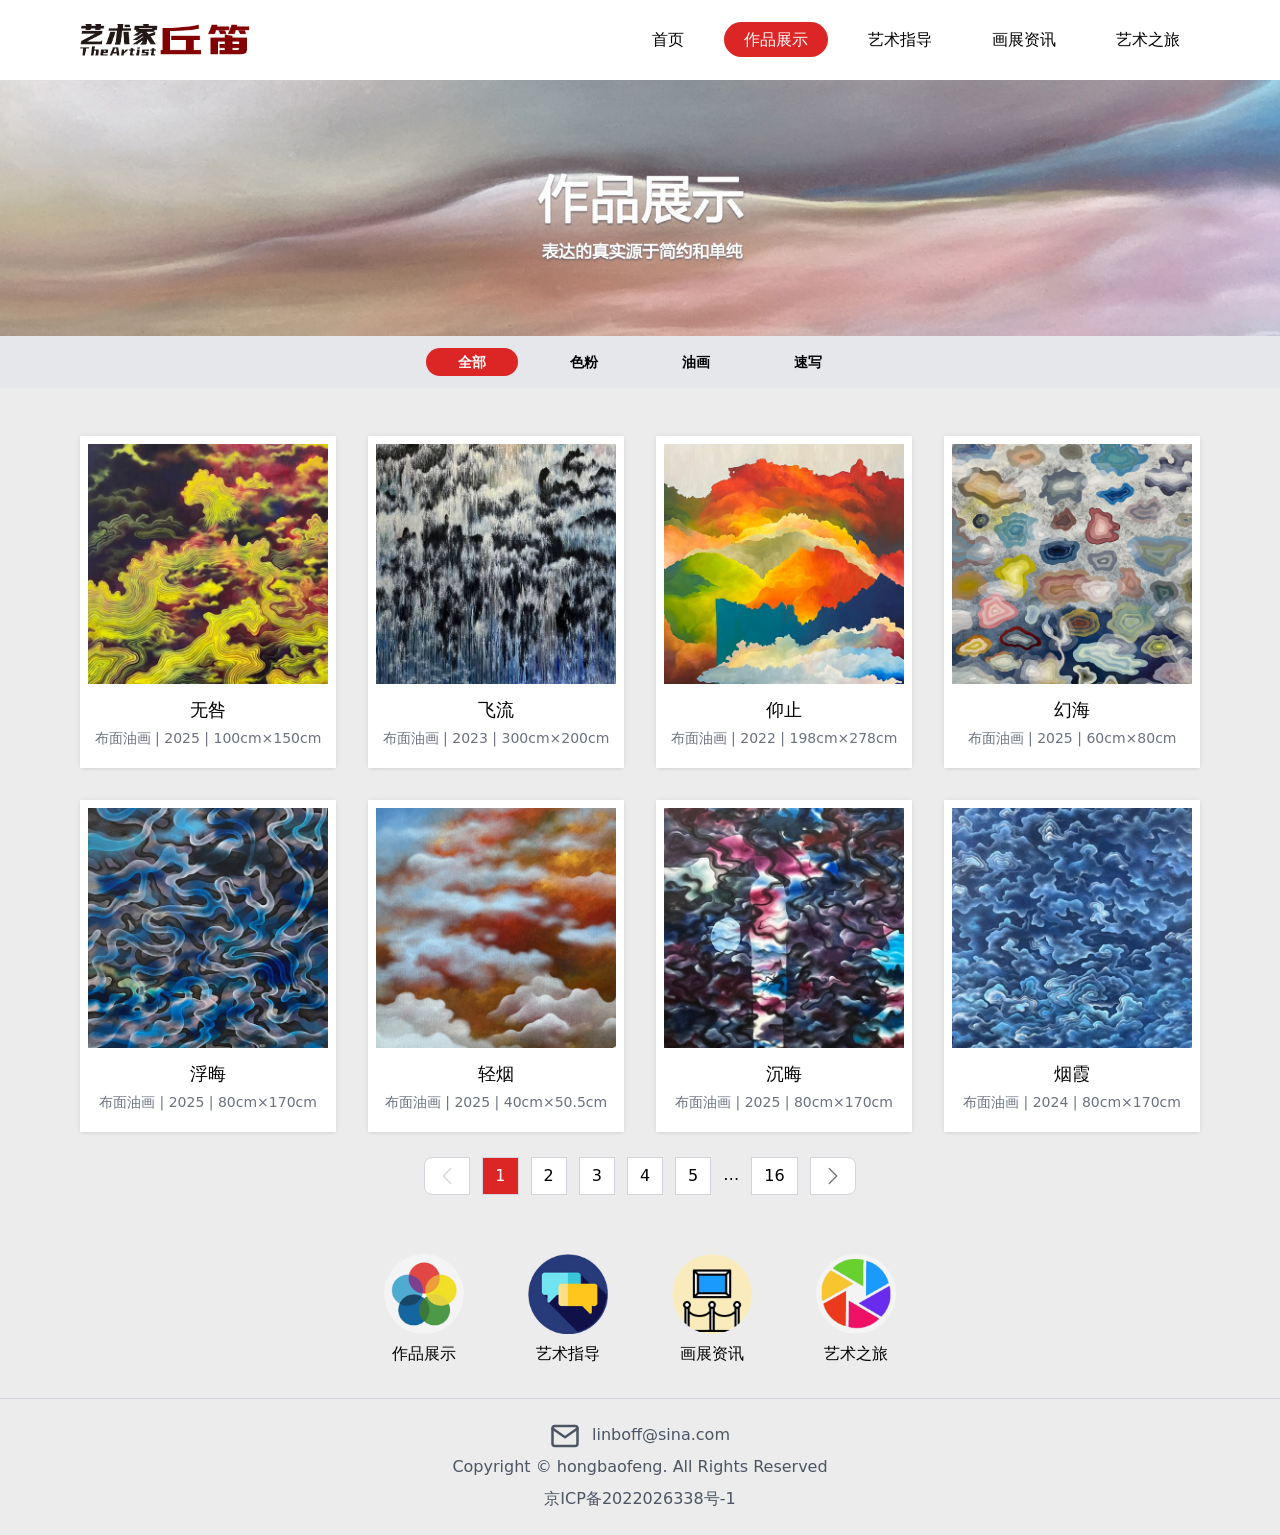
<file: index.html>
<!DOCTYPE html>
<!-- saved from url=(0026)http://www.arthbf.com/work -->
<html>

<head>
  <meta http-equiv="Content-Type" content="text/html; charset=UTF-8">
  <title>艺术家丘笛个人官方网站 | 绘画艺术作品展示</title>
  <meta content="艺术家洪保峰——艺术还是以艺术家的表达为主，能把自己的理念、想法、感觉说清楚，我认为就是一个优秀的艺术家。" name="description">
  <meta content="当代艺术家洪保峰、艺术家洪保峰、艺术家洪保峰、绘画、艺术、色粉、油画、素描、速写" name="keywords">
  <meta name="viewport"
    content="width=device-width,initial-scale=1,maximum-scale=1,minimum-scale=1,user-scalable=no,minimal-ui">
  <meta name="next-head-count" content="5">
  <link rel="preload" href="./艺术家洪保峰个人官方网站 _ 绘画艺术作品展示_files/e079bb924d0245d5.css" as="style">
  <link rel="stylesheet" href="./艺术家洪保峰个人官方网站 _ 绘画艺术作品展示_files/e079bb924d0245d5.css" data-n-g=""><noscript
    data-n-css=""></noscript>
  <script defer="" nomodule="" src="./艺术家洪保峰个人官方网站 _ 绘画艺术作品展示_files/polyfills-c67a75d1b6f99dc8.js.下载"></script>
  <script src="./艺术家洪保峰个人官方网站 _ 绘画艺术作品展示_files/webpack-2c644d3580cecc35.js.下载" defer=""></script>
  <script src="./艺术家洪保峰个人官方网站 _ 绘画艺术作品展示_files/framework-9b5d6ec4444c80fa.js.下载" defer=""></script>
  <script src="./艺术家洪保峰个人官方网站 _ 绘画艺术作品展示_files/main-3123a443c688934f.js.下载" defer=""></script>
  <script src="./艺术家洪保峰个人官方网站 _ 绘画艺术作品展示_files/_app-d42b40d223eb1e6f.js.下载" defer=""></script>
  <script src="./艺术家洪保峰个人官方网站 _ 绘画艺术作品展示_files/0c428ae2-721f5c001fb43b97.js.下载" defer=""></script>
  <script src="./艺术家洪保峰个人官方网站 _ 绘画艺术作品展示_files/[[...sub]]-41a2f73fe405d7c0.js.下载" defer=""></script>
  <script src="./艺术家洪保峰个人官方网站 _ 绘画艺术作品展示_files/_buildManifest.js.下载" defer=""></script>
  <script src="./艺术家洪保峰个人官方网站 _ 绘画艺术作品展示_files/_ssgManifest.js.下载" defer=""></script>
  <link as="script" rel="prefetch" href="./艺术家洪保峰个人官方网站 _ 绘画艺术作品展示_files/645-f485263acba5f6e2.js.下载">
  <link as="script" rel="prefetch" href="./艺术家洪保峰个人官方网站 _ 绘画艺术作品展示_files/index-c8ad488d55faba97.js.下载">
  <link as="script" rel="prefetch" href="./艺术家洪保峰个人官方网站 _ 绘画艺术作品展示_files/art-d6948c08dddb7c4a.js.下载">
  <link as="script" rel="prefetch" href="./艺术家洪保峰个人官方网站 _ 绘画艺术作品展示_files/info-97cda3ee61fc989c.js.下载">
  <link as="script" rel="prefetch" href="./艺术家洪保峰个人官方网站 _ 绘画艺术作品展示_files/time-532c6e6ac52a0339.js.下载">
  <style>
    .tb {
    /* margin-top: -77vh; */
    margin-bottom: -19vh;
    max-height: 154vh;
    overflow: hidden;
}

    /* 桌面端和超大屏幕 */
    @media (min-width: 1024px) {
      .tb {
        max-height: 100vh;
      }
    }
  </style>
</head>

<body>
  <div id="__next">
    <div>
      <header class="py-6 bg-white w-full mx-auto z-20 transition-all duration-500">
        <div class="container mx-auto flex justify-between items-center"><a href="http://www.arthbf.com/"><img
              src="./艺术家洪保峰个人官方网站 _ 绘画艺术作品展示_files/logo.png" class="h-[32px]"></a>
          <div class="hidden lg:flex gap-x-[90px]">
            <nav class="flex items-center">
              <ul class="flex gap-5">
                <li><a class=" px-5 py-2 rounded-full font-medium cursor-pointer hover:text-accent-hover transition"
                    href="http://www.arthbf.com/">首页</a></li>
                <li><a
                    class="bg-red-600 text-white px-5 py-2 rounded-full font-medium cursor-pointer hover:text-accent-hover transition"
                    href="http://www.arthbf.com/work">作品展示</a></li>
                <li><a class=" px-5 py-2 rounded-full font-medium cursor-pointer hover:text-accent-hover transition"
                    href="http://www.arthbf.com/art">艺术指导</a></li>
                <li><a class=" px-5 py-2 rounded-full font-medium cursor-pointer hover:text-accent-hover transition"
                    href="http://www.arthbf.com/info">画展资讯</a></li>
                <li><a class=" px-5 py-2 rounded-full font-medium cursor-pointer hover:text-accent-hover transition"
                    href="http://www.arthbf.com/time">艺术之旅</a></li>
              </ul>
            </nav>
          </div>
          <div class="lg:hidden cursor-pointer">
            <div id="nav-icon" class=""><span></span><span></span><span></span></div>
          </div>
          <div
            class="h-0 lg:hidden absolute top-[72px] w-full left-0 z-20 overflow-hidden shadow-2xl transition-all duration-300	ease-in-out">
            <nav class="bg-white w-full p-8 text-center h-full">
              <ul class="flex flex-col gap-y-4">
                <li><a class=" hover:text-accent rounded-full w-full block p-4" href="http://www.arthbf.com/">首页</a>
                </li>
                <li><a class="bg-red-600 text-white hover:text-accent rounded-full w-full block p-4"
                    href="http://www.arthbf.com/work">作品展示</a></li>
                <li><a class=" hover:text-accent rounded-full w-full block p-4"
                    href="http://www.arthbf.com/art">艺术指导</a></li>
                <li><a class=" hover:text-accent rounded-full w-full block p-4"
                    href="http://www.arthbf.com/info">画展资讯</a></li>
                <li><a class=" hover:text-accent rounded-full w-full block p-4"
                    href="http://www.arthbf.com/time">艺术之旅</a></li>
              </ul>
            </nav>
          </div>
        </div>
      </header>
    </div>
    <div class="mx-auto"><img src="./艺术家洪保峰个人官方网站 _ 绘画艺术作品展示_files/16634928056326e2c52209b.jpg"
        class="w-full h-48 lg:h-64 object-cover 2xl:object-contain"></div>
    <div class="flex justify-center space-x-2 lg:space-x-5 p-3 bg-gray-200"><button
        class="outline-none px-4 lg:px-8 py-1 font-semibold text-sm rounded-full bg-red-600 text-white "
        type="submit">全部</button><button class="outline-none px-4 lg:px-8 py-1 font-semibold text-sm rounded-full  "
        type="submit">色粉</button><button class="outline-none px-4 lg:px-8 py-1 font-semibold text-sm rounded-full  "
        type="submit">油画</button><button class="outline-none px-4 lg:px-8 py-1 font-semibold text-sm rounded-full  "
        type="submit">速写</button></div>
    <div class="container mx-auto flex pt-6 lg:pt-12 tb">
      <div class="w-full grid grid-cols-2 lg:grid-cols-4 gap-4 lg:gap-8 text-center">
        <div data-fancybox="work" data-src="#work-content_256"
          class="flex flex-col shadow-md hover:shadow-xl p-2 lg:p-2 cursor-pointer bg-white"
          style="opacity: 1; transform: none;"><img src="./艺术家洪保峰个人官方网站 _ 绘画艺术作品展示_files/175550767768a2ebddd1764.jpg"
            class="w-full aspect-square object-cover">
          <h3 class="my-1 mt-3 text-sm lg:text-lg font-medium">无咎</h3>
          <div class="text-xs lg:text-sm font-light text-gray-500 mb-3">布面油画<!-- --> | 2025<!-- --> | <span
              class="inline-block">100<!-- -->cm×<!-- -->150<!-- -->cm</span></div>
        </div>
        <div id="work-content_256" style="display:none">
          <div class="w-full lg:w-auto mx-auto max-w-5xl shadow-2xl border border-white mb-9">
            <div class="bg-white p-10 shadow-inner flex flex-col lg:flex-row">
              <div class="lg:max-h-[80vh] justify-center flex-grow-1"><img data-fancybox="work-view"
                  src="./艺术家洪保峰个人官方网站 _ 绘画艺术作品展示_files/175550767768a2ebddc314b.jpg"
                  class="max-w-full lg:max-h-[72vh] flex-none"></div>
              <div class="text-center lg:text-left lg:w-[25vw] lg:pl-10 lg:pt-28 flex-grow-0">
                <h3 class="text-xl lg:text-2xl font-semibold mt-3 mb-1 lg:my-4">无咎</h3>
                <div class="text-xs lg:text-sm font-light text-gray-500 lg:mb-4">布面油画 | 100cm×150cm</div>
                <p class="inline-block py-3 text-[14px] leading-relaxed text-left"></p>
              </div>
            </div>
          </div>
          <div class="absolute text-gray-500 bottom-0 text-center w-full text-sm">洪保峰 | 表达的真实源于简约和单纯</div>
        </div>
        <div data-fancybox="work" data-src="#work-content_251"
          class="flex flex-col shadow-md hover:shadow-xl p-2 lg:p-2 cursor-pointer bg-white"
          style="opacity: 1; transform: none;"><img src="./艺术家洪保峰个人官方网站 _ 绘画艺术作品展示_files/1694782961650455f18632f.jpg"
            class="w-full aspect-square object-cover">
          <h3 class="my-1 mt-3 text-sm lg:text-lg font-medium">飞流</h3>
          <div class="text-xs lg:text-sm font-light text-gray-500 mb-3">布面油画<!-- --> | 2023<!-- --> | <span
              class="inline-block">300<!-- -->cm×<!-- -->200<!-- -->cm</span></div>
        </div>
        <div id="work-content_251" style="display:none">
          <div class="w-full lg:w-auto mx-auto max-w-5xl shadow-2xl border border-white mb-9">
            <div class="bg-white p-10 shadow-inner flex flex-col lg:flex-row">
              <div class="lg:max-h-[80vh] justify-center flex-grow-1"><img data-fancybox="work-view"
                  src="./艺术家洪保峰个人官方网站 _ 绘画艺术作品展示_files/1694782961650455f176426.jpg"
                  class="max-w-full lg:max-h-[72vh] flex-none"></div>
              <div class="text-center lg:text-left lg:w-[25vw] lg:pl-10 lg:pt-28 flex-grow-0">
                <h3 class="text-xl lg:text-2xl font-semibold mt-3 mb-1 lg:my-4">飞流</h3>
                <div class="text-xs lg:text-sm font-light text-gray-500 lg:mb-4">布面油画 | 300cm×200cm</div>
                <p class="inline-block py-3 text-[14px] leading-relaxed text-left"></p>
              </div>
            </div>
          </div>
          <div class="absolute text-gray-500 bottom-0 text-center w-full text-sm">洪保峰 | 表达的真实源于简约和单纯</div>
        </div>
        <div data-fancybox="work" data-src="#work-content_49"
          class="flex flex-col shadow-md hover:shadow-xl p-2 lg:p-2 cursor-pointer bg-white"
          style="opacity: 1; transform: none;"><img src="./艺术家洪保峰个人官方网站 _ 绘画艺术作品展示_files/16632987456323ecb98913a.jpg"
            class="w-full aspect-square object-cover">
          <h3 class="my-1 mt-3 text-sm lg:text-lg font-medium">仰止</h3>
          <div class="text-xs lg:text-sm font-light text-gray-500 mb-3">布面油画<!-- --> | 2022<!-- --> | <span
              class="inline-block">198<!-- -->cm×<!-- -->278<!-- -->cm</span></div>
        </div>
        <div id="work-content_49" style="display:none">
          <div class="w-full lg:w-auto mx-auto max-w-5xl shadow-2xl border border-white mb-9">
            <div class="bg-white p-10 shadow-inner flex flex-col lg:flex-row">
              <div class="lg:max-h-[80vh] justify-center flex-grow-1"><img data-fancybox="work-view"
                  src="./艺术家洪保峰个人官方网站 _ 绘画艺术作品展示_files/1664063077632f9665d0c4e.jpg"
                  class="max-w-full lg:max-h-[72vh] flex-none"></div>
              <div class="text-center lg:text-left lg:w-[25vw] lg:pl-10 lg:pt-28 flex-grow-0">
                <h3 class="text-xl lg:text-2xl font-semibold mt-3 mb-1 lg:my-4">仰止</h3>
                <div class="text-xs lg:text-sm font-light text-gray-500 lg:mb-4">布面油画 | 198cm×278cm</div>
                <p class="inline-block py-3 text-[14px] leading-relaxed text-left">高山仰止，景行行止。虽不能至，然心向往之。</p>
              </div>
            </div>
          </div>
          <div class="absolute text-gray-500 bottom-0 text-center w-full text-sm">洪保峰 | 表达的真实源于简约和单纯</div>
        </div>
        <div data-fancybox="work" data-src="#work-content_258"
          class="flex flex-col shadow-md hover:shadow-xl p-2 lg:p-2 cursor-pointer bg-white"
          style="opacity: 1; transform: none;"><img src="./艺术家洪保峰个人官方网站 _ 绘画艺术作品展示_files/175550811768a2ed95dce94.jpg"
            class="w-full aspect-square object-cover">
          <h3 class="my-1 mt-3 text-sm lg:text-lg font-medium">幻海</h3>
          <div class="text-xs lg:text-sm font-light text-gray-500 mb-3">布面油画<!-- --> | 2025<!-- --> | <span
              class="inline-block">60<!-- -->cm×<!-- -->80<!-- -->cm</span></div>
        </div>
        <div id="work-content_258" style="display:none">
          <div class="w-full lg:w-auto mx-auto max-w-5xl shadow-2xl border border-white mb-9">
            <div class="bg-white p-10 shadow-inner flex flex-col lg:flex-row">
              <div class="lg:max-h-[80vh] justify-center flex-grow-1"><img data-fancybox="work-view"
                  src="./艺术家洪保峰个人官方网站 _ 绘画艺术作品展示_files/175550811768a2ed95cfd2e.jpg"
                  class="max-w-full lg:max-h-[72vh] flex-none"></div>
              <div class="text-center lg:text-left lg:w-[25vw] lg:pl-10 lg:pt-28 flex-grow-0">
                <h3 class="text-xl lg:text-2xl font-semibold mt-3 mb-1 lg:my-4">幻海</h3>
                <div class="text-xs lg:text-sm font-light text-gray-500 lg:mb-4">布面油画 | 60cm×80cm</div>
                <p class="inline-block py-3 text-[14px] leading-relaxed text-left"></p>
              </div>
            </div>
          </div>
          <div class="absolute text-gray-500 bottom-0 text-center w-full text-sm">洪保峰 | 表达的真实源于简约和单纯</div>
        </div>
        <div data-fancybox="work" data-src="#work-content_259"
          class="flex flex-col shadow-md hover:shadow-xl p-2 lg:p-2 cursor-pointer bg-white"
          style="opacity: 1; transform: none;"><img src="./艺术家洪保峰个人官方网站 _ 绘画艺术作品展示_files/175550818668a2edda4fc32.jpg"
            class="w-full aspect-square object-cover">
          <h3 class="my-1 mt-3 text-sm lg:text-lg font-medium">浮晦</h3>
          <div class="text-xs lg:text-sm font-light text-gray-500 mb-3">布面油画<!-- --> | 2025<!-- --> | <span
              class="inline-block">80<!-- -->cm×<!-- -->170<!-- -->cm</span></div>
        </div>
        <div id="work-content_259" style="display:none">
          <div class="w-full lg:w-auto mx-auto max-w-5xl shadow-2xl border border-white mb-9">
            <div class="bg-white p-10 shadow-inner flex flex-col lg:flex-row">
              <div class="lg:max-h-[80vh] justify-center flex-grow-1"><img data-fancybox="work-view"
                  src="./艺术家洪保峰个人官方网站 _ 绘画艺术作品展示_files/175550818668a2edda3e3af.jpg"
                  class="max-w-full lg:max-h-[72vh] flex-none"></div>
              <div class="text-center lg:text-left lg:w-[25vw] lg:pl-10 lg:pt-28 flex-grow-0">
                <h3 class="text-xl lg:text-2xl font-semibold mt-3 mb-1 lg:my-4">浮晦</h3>
                <div class="text-xs lg:text-sm font-light text-gray-500 lg:mb-4">布面油画 | 80cm×170cm</div>
                <p class="inline-block py-3 text-[14px] leading-relaxed text-left"></p>
              </div>
            </div>
          </div>
          <div class="absolute text-gray-500 bottom-0 text-center w-full text-sm">洪保峰 | 表达的真实源于简约和单纯</div>
        </div>
        <div data-fancybox="work" data-src="#work-content_261"
          class="flex flex-col shadow-md hover:shadow-xl p-2 lg:p-2 cursor-pointer bg-white"
          style="opacity: 1; transform: none;"><img src="./艺术家洪保峰个人官方网站 _ 绘画艺术作品展示_files/175550832468a2ee6429826.jpg"
            class="w-full aspect-square object-cover">
          <h3 class="my-1 mt-3 text-sm lg:text-lg font-medium">轻烟</h3>
          <div class="text-xs lg:text-sm font-light text-gray-500 mb-3">布面油画<!-- --> | 2025<!-- --> | <span
              class="inline-block">40<!-- -->cm×<!-- -->50.5<!-- -->cm</span></div>
        </div>
        <div id="work-content_261" style="display:none">
          <div class="w-full lg:w-auto mx-auto max-w-5xl shadow-2xl border border-white mb-9">
            <div class="bg-white p-10 shadow-inner flex flex-col lg:flex-row">
              <div class="lg:max-h-[80vh] justify-center flex-grow-1"><img data-fancybox="work-view"
                  src="./艺术家洪保峰个人官方网站 _ 绘画艺术作品展示_files/175550832468a2ee64195c9.jpg"
                  class="max-w-full lg:max-h-[72vh] flex-none"></div>
              <div class="text-center lg:text-left lg:w-[25vw] lg:pl-10 lg:pt-28 flex-grow-0">
                <h3 class="text-xl lg:text-2xl font-semibold mt-3 mb-1 lg:my-4">轻烟</h3>
                <div class="text-xs lg:text-sm font-light text-gray-500 lg:mb-4">布面油画 | 40cm×50.5cm</div>
                <p class="inline-block py-3 text-[14px] leading-relaxed text-left"></p>
              </div>
            </div>
          </div>
          <div class="absolute text-gray-500 bottom-0 text-center w-full text-sm">洪保峰 | 表达的真实源于简约和单纯</div>
        </div>
        <div data-fancybox="work" data-src="#work-content_262"
          class="flex flex-col shadow-md hover:shadow-xl p-2 lg:p-2 cursor-pointer bg-white"
          style="opacity: 1; transform: none;"><img src="./艺术家洪保峰个人官方网站 _ 绘画艺术作品展示_files/175550839268a2eea8b9335.jpg"
            class="w-full aspect-square object-cover">
          <h3 class="my-1 mt-3 text-sm lg:text-lg font-medium">沉晦</h3>
          <div class="text-xs lg:text-sm font-light text-gray-500 mb-3">布面油画<!-- --> | 2025<!-- --> | <span
              class="inline-block">80<!-- -->cm×<!-- -->170<!-- -->cm</span></div>
        </div>
        <div id="work-content_262" style="display:none">
          <div class="w-full lg:w-auto mx-auto max-w-5xl shadow-2xl border border-white mb-9">
            <div class="bg-white p-10 shadow-inner flex flex-col lg:flex-row">
              <div class="lg:max-h-[80vh] justify-center flex-grow-1"><img data-fancybox="work-view"
                  src="./艺术家洪保峰个人官方网站 _ 绘画艺术作品展示_files/175550839268a2eea8a4ca9.jpg"
                  class="max-w-full lg:max-h-[72vh] flex-none"></div>
              <div class="text-center lg:text-left lg:w-[25vw] lg:pl-10 lg:pt-28 flex-grow-0">
                <h3 class="text-xl lg:text-2xl font-semibold mt-3 mb-1 lg:my-4">沉晦</h3>
                <div class="text-xs lg:text-sm font-light text-gray-500 lg:mb-4">布面油画 | 80cm×170cm</div>
                <p class="inline-block py-3 text-[14px] leading-relaxed text-left"></p>
              </div>
            </div>
          </div>
          <div class="absolute text-gray-500 bottom-0 text-center w-full text-sm">洪保峰 | 表达的真实源于简约和单纯</div>
        </div>
        <div data-fancybox="work" data-src="#work-content_263"
          class="flex flex-col shadow-md hover:shadow-xl p-2 lg:p-2 cursor-pointer bg-white"
          style="opacity: 1; transform: none;"><img src="./艺术家洪保峰个人官方网站 _ 绘画艺术作品展示_files/175550854868a2ef445c00e.jpg"
            class="w-full aspect-square object-cover">
          <h3 class="my-1 mt-3 text-sm lg:text-lg font-medium">烟霞</h3>
          <div class="text-xs lg:text-sm font-light text-gray-500 mb-3">布面油画<!-- --> | 2024<!-- --> | <span
              class="inline-block">80<!-- -->cm×<!-- -->170<!-- -->cm</span></div>
        </div>
        <div id="work-content_263" style="display:none">
          <div class="w-full lg:w-auto mx-auto max-w-5xl shadow-2xl border border-white mb-9">
            <div class="bg-white p-10 shadow-inner flex flex-col lg:flex-row">
              <div class="lg:max-h-[80vh] justify-center flex-grow-1"><img data-fancybox="work-view"
                  src="./艺术家洪保峰个人官方网站 _ 绘画艺术作品展示_files/175550854868a2ef443ed7b.jpg"
                  class="max-w-full lg:max-h-[72vh] flex-none"></div>
              <div class="text-center lg:text-left lg:w-[25vw] lg:pl-10 lg:pt-28 flex-grow-0">
                <h3 class="text-xl lg:text-2xl font-semibold mt-3 mb-1 lg:my-4">烟霞</h3>
                <div class="text-xs lg:text-sm font-light text-gray-500 lg:mb-4">布面油画 | 80cm×170cm</div>
                <p class="inline-block py-3 text-[14px] leading-relaxed text-left"></p>
              </div>
            </div>
          </div>
          <div class="absolute text-gray-500 bottom-0 text-center w-full text-sm">洪保峰 | 表达的真实源于简约和单纯</div>
        </div>
        <div data-fancybox="work" data-src="#work-content_252"
          class="flex flex-col shadow-md hover:shadow-xl p-2 lg:p-2 cursor-pointer bg-white"
          style="opacity:0;transform:translateY(70px) translateZ(0)"><img
            src="./艺术家洪保峰个人官方网站 _ 绘画艺术作品展示_files/175550571768a2e43530ace.jpg" class="w-full aspect-square object-cover">
          <h3 class="my-1 mt-3 text-sm lg:text-lg font-medium">流风</h3>
          <div class="text-xs lg:text-sm font-light text-gray-500 mb-3">纸本色粉<!-- --> | 2024<!-- --> | <span
              class="inline-block">45<!-- -->cm×<!-- -->60<!-- -->cm</span></div>
        </div>
        <div id="work-content_252" style="display:none">
          <div class="w-full lg:w-auto mx-auto max-w-5xl shadow-2xl border border-white mb-9">
            <div class="bg-white p-10 shadow-inner flex flex-col lg:flex-row">
              <div class="lg:max-h-[80vh] justify-center flex-grow-1"><img data-fancybox="work-view"
                  src="./艺术家洪保峰个人官方网站 _ 绘画艺术作品展示_files/175550665268a2e7dc0a264.jpg"
                  class="max-w-full lg:max-h-[72vh] flex-none"></div>
              <div class="text-center lg:text-left lg:w-[25vw] lg:pl-10 lg:pt-28 flex-grow-0">
                <h3 class="text-xl lg:text-2xl font-semibold mt-3 mb-1 lg:my-4">流风</h3>
                <div class="text-xs lg:text-sm font-light text-gray-500 lg:mb-4">纸本色粉 | 45cm×60cm</div>
                <p class="inline-block py-3 text-[14px] leading-relaxed text-left"></p>
              </div>
            </div>
          </div>
          <div class="absolute text-gray-500 bottom-0 text-center w-full text-sm">洪保峰 | 表达的真实源于简约和单纯</div>
        </div>
        <div data-fancybox="work" data-src="#work-content_253"
          class="flex flex-col shadow-md hover:shadow-xl p-2 lg:p-2 cursor-pointer bg-white"
          style="opacity:0;transform:translateY(70px) translateZ(0)"><img
            src="./艺术家洪保峰个人官方网站 _ 绘画艺术作品展示_files/175550685368a2e8a5eff8c.jpg" class="w-full aspect-square object-cover">
          <h3 class="my-1 mt-3 text-sm lg:text-lg font-medium">云奢</h3>
          <div class="text-xs lg:text-sm font-light text-gray-500 mb-3">布面色粉<!-- --> | 2024<!-- --> | <span
              class="inline-block">120<!-- -->cm×<!-- -->150<!-- -->cm</span></div>
        </div>
        <div id="work-content_253" style="display:none">
          <div class="w-full lg:w-auto mx-auto max-w-5xl shadow-2xl border border-white mb-9">
            <div class="bg-white p-10 shadow-inner flex flex-col lg:flex-row">
              <div class="lg:max-h-[80vh] justify-center flex-grow-1"><img data-fancybox="work-view"
                  src="./艺术家洪保峰个人官方网站 _ 绘画艺术作品展示_files/175550685368a2e8a5de833.jpg"
                  class="max-w-full lg:max-h-[72vh] flex-none"></div>
              <div class="text-center lg:text-left lg:w-[25vw] lg:pl-10 lg:pt-28 flex-grow-0">
                <h3 class="text-xl lg:text-2xl font-semibold mt-3 mb-1 lg:my-4">云奢</h3>
                <div class="text-xs lg:text-sm font-light text-gray-500 lg:mb-4">布面色粉 | 120cm×150cm</div>
                <p class="inline-block py-3 text-[14px] leading-relaxed text-left"></p>
              </div>
            </div>
          </div>
          <div class="absolute text-gray-500 bottom-0 text-center w-full text-sm">洪保峰 | 表达的真实源于简约和单纯</div>
        </div>
        <div data-fancybox="work" data-src="#work-content_254"
          class="flex flex-col shadow-md hover:shadow-xl p-2 lg:p-2 cursor-pointer bg-white"
          style="opacity:0;transform:translateY(70px) translateZ(0)"><img
            src="./艺术家洪保峰个人官方网站 _ 绘画艺术作品展示_files/175550718768a2e9f3ad560.jpg" class="w-full aspect-square object-cover">
          <h3 class="my-1 mt-3 text-sm lg:text-lg font-medium">一日之迹</h3>
          <div class="text-xs lg:text-sm font-light text-gray-500 mb-3">布面色粉<!-- --> | 2024<!-- --> | <span
              class="inline-block">120<!-- -->cm×<!-- -->150<!-- -->cm</span></div>
        </div>
        <div id="work-content_254" style="display:none">
          <div class="w-full lg:w-auto mx-auto max-w-5xl shadow-2xl border border-white mb-9">
            <div class="bg-white p-10 shadow-inner flex flex-col lg:flex-row">
              <div class="lg:max-h-[80vh] justify-center flex-grow-1"><img data-fancybox="work-view"
                  src="./艺术家洪保峰个人官方网站 _ 绘画艺术作品展示_files/175550718768a2e9f39bd44.jpg"
                  class="max-w-full lg:max-h-[72vh] flex-none"></div>
              <div class="text-center lg:text-left lg:w-[25vw] lg:pl-10 lg:pt-28 flex-grow-0">
                <h3 class="text-xl lg:text-2xl font-semibold mt-3 mb-1 lg:my-4">一日之迹</h3>
                <div class="text-xs lg:text-sm font-light text-gray-500 lg:mb-4">布面色粉 | 120cm×150cm</div>
                <p class="inline-block py-3 text-[14px] leading-relaxed text-left"></p>
              </div>
            </div>
          </div>
          <div class="absolute text-gray-500 bottom-0 text-center w-full text-sm">洪保峰 | 表达的真实源于简约和单纯</div>
        </div>
        <div data-fancybox="work" data-src="#work-content_255"
          class="flex flex-col shadow-md hover:shadow-xl p-2 lg:p-2 cursor-pointer bg-white"
          style="opacity:0;transform:translateY(70px) translateZ(0)"><img
            src="./艺术家洪保峰个人官方网站 _ 绘画艺术作品展示_files/175550705268a2e96c7a2af.jpg" class="w-full aspect-square object-cover">
          <h3 class="my-1 mt-3 text-sm lg:text-lg font-medium">山色</h3>
          <div class="text-xs lg:text-sm font-light text-gray-500 mb-3">纸本色粉<!-- --> | 2024<!-- --> | <span
              class="inline-block">45<!-- -->cm×<!-- -->60<!-- -->cm</span></div>
        </div>
        <div id="work-content_255" style="display:none">
          <div class="w-full lg:w-auto mx-auto max-w-5xl shadow-2xl border border-white mb-9">
            <div class="bg-white p-10 shadow-inner flex flex-col lg:flex-row">
              <div class="lg:max-h-[80vh] justify-center flex-grow-1"><img data-fancybox="work-view"
                  src="./艺术家洪保峰个人官方网站 _ 绘画艺术作品展示_files/175550705268a2e96c6729e.jpg"
                  class="max-w-full lg:max-h-[72vh] flex-none"></div>
              <div class="text-center lg:text-left lg:w-[25vw] lg:pl-10 lg:pt-28 flex-grow-0">
                <h3 class="text-xl lg:text-2xl font-semibold mt-3 mb-1 lg:my-4">山色</h3>
                <div class="text-xs lg:text-sm font-light text-gray-500 lg:mb-4">纸本色粉 | 45cm×60cm</div>
                <p class="inline-block py-3 text-[14px] leading-relaxed text-left"></p>
              </div>
            </div>
          </div>
          <div class="absolute text-gray-500 bottom-0 text-center w-full text-sm">洪保峰 | 表达的真实源于简约和单纯</div>
        </div>
        <div data-fancybox="work" data-src="#work-content_257"
          class="flex flex-col shadow-md hover:shadow-xl p-2 lg:p-2 cursor-pointer bg-white"
          style="opacity:0;transform:translateY(70px) translateZ(0)"><img
            src="./艺术家洪保峰个人官方网站 _ 绘画艺术作品展示_files/175550798168a2ed0d4369c.jpg" class="w-full aspect-square object-cover">
          <h3 class="my-1 mt-3 text-sm lg:text-lg font-medium">高致</h3>
          <div class="text-xs lg:text-sm font-light text-gray-500 mb-3">布面油画<!-- --> | 2024<!-- --> | <span
              class="inline-block">50<!-- -->cm×<!-- -->70<!-- -->cm</span></div>
        </div>
        <div id="work-content_257" style="display:none">
          <div class="w-full lg:w-auto mx-auto max-w-5xl shadow-2xl border border-white mb-9">
            <div class="bg-white p-10 shadow-inner flex flex-col lg:flex-row">
              <div class="lg:max-h-[80vh] justify-center flex-grow-1"><img data-fancybox="work-view"
                  src="./艺术家洪保峰个人官方网站 _ 绘画艺术作品展示_files/175550798168a2ed0d32a52.jpg"
                  class="max-w-full lg:max-h-[72vh] flex-none"></div>
              <div class="text-center lg:text-left lg:w-[25vw] lg:pl-10 lg:pt-28 flex-grow-0">
                <h3 class="text-xl lg:text-2xl font-semibold mt-3 mb-1 lg:my-4">高致</h3>
                <div class="text-xs lg:text-sm font-light text-gray-500 lg:mb-4">布面油画 | 50cm×70cm</div>
                <p class="inline-block py-3 text-[14px] leading-relaxed text-left"></p>
              </div>
            </div>
          </div>
          <div class="absolute text-gray-500 bottom-0 text-center w-full text-sm">洪保峰 | 表达的真实源于简约和单纯</div>
        </div>
        <div data-fancybox="work" data-src="#work-content_260"
          class="flex flex-col shadow-md hover:shadow-xl p-2 lg:p-2 cursor-pointer bg-white"
          style="opacity:0;transform:translateY(70px) translateZ(0)"><img
            src="./艺术家洪保峰个人官方网站 _ 绘画艺术作品展示_files/175550824368a2ee13b019d.jpg" class="w-full aspect-square object-cover">
          <h3 class="my-1 mt-3 text-sm lg:text-lg font-medium">鹤鸣</h3>
          <div class="text-xs lg:text-sm font-light text-gray-500 mb-3">布面油画<!-- --> | 2024<!-- --> | <span
              class="inline-block">60<!-- -->cm×<!-- -->70<!-- -->cm</span></div>
        </div>
        <div id="work-content_260" style="display:none">
          <div class="w-full lg:w-auto mx-auto max-w-5xl shadow-2xl border border-white mb-9">
            <div class="bg-white p-10 shadow-inner flex flex-col lg:flex-row">
              <div class="lg:max-h-[80vh] justify-center flex-grow-1"><img data-fancybox="work-view"
                  src="./艺术家洪保峰个人官方网站 _ 绘画艺术作品展示_files/175550824368a2ee13a11c1.jpg"
                  class="max-w-full lg:max-h-[72vh] flex-none"></div>
              <div class="text-center lg:text-left lg:w-[25vw] lg:pl-10 lg:pt-28 flex-grow-0">
                <h3 class="text-xl lg:text-2xl font-semibold mt-3 mb-1 lg:my-4">鹤鸣</h3>
                <div class="text-xs lg:text-sm font-light text-gray-500 lg:mb-4">布面油画 | 60cm×70cm</div>
                <p class="inline-block py-3 text-[14px] leading-relaxed text-left"></p>
              </div>
            </div>
          </div>
          <div class="absolute text-gray-500 bottom-0 text-center w-full text-sm">洪保峰 | 表达的真实源于简约和单纯</div>
        </div>
        <div data-fancybox="work" data-src="#work-content_7"
          class="flex flex-col shadow-md hover:shadow-xl p-2 lg:p-2 cursor-pointer bg-white"
          style="opacity:0;transform:translateY(70px) translateZ(0)"><img
            src="./艺术家洪保峰个人官方网站 _ 绘画艺术作品展示_files/1664095986633016f23ed93.jpg" class="w-full aspect-square object-cover">
          <h3 class="my-1 mt-3 text-sm lg:text-lg font-medium">速写01</h3>
          <div class="text-xs lg:text-sm font-light text-gray-500 mb-3">纸本铅笔<!-- --> | <span
              class="inline-block">34.5<!-- -->cm×<!-- -->24<!-- -->cm</span></div>
        </div>
        <div id="work-content_7" style="display:none">
          <div class="w-full lg:w-auto mx-auto max-w-5xl shadow-2xl border border-white mb-9">
            <div class="bg-white p-10 shadow-inner flex flex-col lg:flex-row">
              <div class="lg:max-h-[80vh] justify-center flex-grow-1"><img data-fancybox="work-view"
                  src="./艺术家洪保峰个人官方网站 _ 绘画艺术作品展示_files/1664095986633016f22f17f.jpg"
                  class="max-w-full lg:max-h-[72vh] flex-none"></div>
              <div class="text-center lg:text-left lg:w-[25vw] lg:pl-10 lg:pt-28 flex-grow-0">
                <h3 class="text-xl lg:text-2xl font-semibold mt-3 mb-1 lg:my-4">速写01</h3>
                <div class="text-xs lg:text-sm font-light text-gray-500 lg:mb-4">纸本铅笔 | 34.5cm×24cm</div>
                <p class="inline-block py-3 text-[14px] leading-relaxed text-left">以黄色钢笔点出了一丛迎春花，为了凸显其形式，叫来了两 树一草作陪。</p>
              </div>
            </div>
          </div>
          <div class="absolute text-gray-500 bottom-0 text-center w-full text-sm">洪保峰 | 表达的真实源于简约和单纯</div>
        </div>
        <div data-fancybox="work" data-src="#work-content_8"
          class="flex flex-col shadow-md hover:shadow-xl p-2 lg:p-2 cursor-pointer bg-white"
          style="opacity:0;transform:translateY(70px) translateZ(0)"><img
            src="./艺术家洪保峰个人官方网站 _ 绘画艺术作品展示_files/1664111176633052484857d.jpg" class="w-full aspect-square object-cover">
          <h3 class="my-1 mt-3 text-sm lg:text-lg font-medium">求索</h3>
          <div class="text-xs lg:text-sm font-light text-gray-500 mb-3">纸本色粉<!-- --> | <span
              class="inline-block">60<!-- -->cm×<!-- -->45<!-- -->cm</span></div>
        </div>
        <div id="work-content_8" style="display:none">
          <div class="w-full lg:w-auto mx-auto max-w-5xl shadow-2xl border border-white mb-9">
            <div class="bg-white p-10 shadow-inner flex flex-col lg:flex-row">
              <div class="lg:max-h-[80vh] justify-center flex-grow-1"><img data-fancybox="work-view"
                  src="./艺术家洪保峰个人官方网站 _ 绘画艺术作品展示_files/1664068135632faa274a991.jpg"
                  class="max-w-full lg:max-h-[72vh] flex-none"></div>
              <div class="text-center lg:text-left lg:w-[25vw] lg:pl-10 lg:pt-28 flex-grow-0">
                <h3 class="text-xl lg:text-2xl font-semibold mt-3 mb-1 lg:my-4">求索</h3>
                <div class="text-xs lg:text-sm font-light text-gray-500 lg:mb-4">纸本色粉 | 60cm×45cm</div>
                <p class="inline-block py-3 text-[14px] leading-relaxed text-left">幽冥，如霜，遗世而独立，上下而求索。</p>
              </div>
            </div>
          </div>
          <div class="absolute text-gray-500 bottom-0 text-center w-full text-sm">洪保峰 | 表达的真实源于简约和单纯</div>
        </div>
      </div>


      
    </div>

    <div class="text-center mt-10">
      <div class="inline-flex space-x-2 lg:space-x-3">
        <div
          class="pointer-events-none cursor-not-allowed text-gray-300 py-2 px-2 lg:px-3 ml-0 leading-tight text-gray-500 rounded-l-lg border border-gray-300 bg-white hover:bg-gray-100 hover:text-gray-700">
          <svg stroke="currentColor" fill="currentColor" stroke-width="0" viewBox="0 0 16 16" class="h-5 w-5"
            height="1em" width="1em" xmlns="http://www.w3.org/2000/svg">
            <path fill-rule="evenodd"
              d="M11.354 1.646a.5.5 0 0 1 0 .708L5.707 8l5.647 5.646a.5.5 0 0 1-.708.708l-6-6a.5.5 0 0 1 0-.708l6-6a.5.5 0 0 1 .708 0z">
            </path>
          </svg></div>
        <div
          class="cursor-pointer py-2 px-3 leading-tight border border-gray-300 hover:bg-gray-100 hover:text-gray-700 bg-red-600 text-white">
          1</div>
        <div
          class="cursor-pointer py-2 px-3 leading-tight border border-gray-300 hover:bg-gray-100 hover:text-gray-700 bg-white">
          2</div>
        <div
          class="cursor-pointer py-2 px-3 leading-tight border border-gray-300 hover:bg-gray-100 hover:text-gray-700 bg-white">
          3</div>
        <div
          class="cursor-pointer py-2 px-3 leading-tight border border-gray-300 hover:bg-gray-100 hover:text-gray-700 bg-white">
          4</div>
        <div
          class="cursor-pointer py-2 px-3 leading-tight border border-gray-300 hover:bg-gray-100 hover:text-gray-700 bg-white">
          5</div>
        <div class="py-2 leading-tight">…</div>
        <div
          class="cursor-pointer py-2 px-3 leading-tight border border-gray-300 hover:bg-gray-100 hover:text-gray-700 bg-white">
          16</div>
        <div
          class="cursor-pointer py-2 px-2 lg:px-3 leading-tight text-gray-500 bg-white rounded-r-lg border border-gray-300 hover:bg-gray-100 hover:text-gray-700">
          <svg stroke="currentColor" fill="currentColor" stroke-width="0" viewBox="0 0 16 16" class="h-5 w-5"
            height="1em" width="1em" xmlns="http://www.w3.org/2000/svg">
            <path fill-rule="evenodd"
              d="M4.646 1.646a.5.5 0 0 1 .708 0l6 6a.5.5 0 0 1 0 .708l-6 6a.5.5 0 0 1-.708-.708L10.293 8 4.646 2.354a.5.5 0 0 1 0-.708z">
            </path>
          </svg></div>
      </div>
    </div>
    <div class="flex justify-center mt-5">
      <div class="lg:w-36 text-center p-5 lg:p-8"><a href="http://www.arthbf.com/work"><img
            src="./艺术家洪保峰个人官方网站 _ 绘画艺术作品展示_files/1663313322632425aa6cdf3.png"
            class="w-full lg:w-[4/5] aspect-square object-contain">
          <p class="text-xs lg:text-base mt-2">作品展示</p>
        </a></div>
      <div class="lg:w-36 text-center p-5 lg:p-8"><a href="http://www.arthbf.com/art"><img
            src="./艺术家洪保峰个人官方网站 _ 绘画艺术作品展示_files/16633132726324257800d00.png"
            class="w-full lg:w-[4/5] aspect-square object-contain">
          <p class="text-xs lg:text-base mt-2">艺术指导</p>
        </a></div>
      <div class="lg:w-36 text-center p-5 lg:p-8"><a href="http://www.arthbf.com/info"><img
            src="./艺术家洪保峰个人官方网站 _ 绘画艺术作品展示_files/166331328463242584304a9.png"
            class="w-full lg:w-[4/5] aspect-square object-contain">
          <p class="text-xs lg:text-base mt-2">画展资讯</p>
        </a></div>
      <div class="lg:w-36 text-center p-5 lg:p-8"><a href="http://www.arthbf.com/time"><img
            src="./艺术家洪保峰个人官方网站 _ 绘画艺术作品展示_files/16633132956324258f2c066.png"
            class="w-full lg:w-[4/5] aspect-square object-contain">
          <p class="text-xs lg:text-base mt-2">艺术之旅</p>
        </a></div>
    </div>
    <div class="container mx-auto border-t border-gray-300 py-5">
      <p class="text-center text-sm lg:text-base leading-loose lg:leading-loose text-gray-600"><a
          href="mailto:linboff@sina.com"><svg stroke="currentColor" fill="none" stroke-width="2" viewBox="0 0 24 24"
            stroke-linecap="round" stroke-linejoin="round" class="text-xl lg:text-3xl inline-block mr-2 lg:mr-3"
            height="1em" width="1em" xmlns="http://www.w3.org/2000/svg">
            <path d="M4 4h16c1.1 0 2 .9 2 2v12c0 1.1-.9 2-2 2H4c-1.1 0-2-.9-2-2V6c0-1.1.9-2 2-2z"></path>
            <polyline points="22,6 12,13 2,6"></polyline>
          </svg>linboff@sina.com</a><br>Copyright © hongbaofeng. All Rights Reserved<br><a
          href="https://beian.miit.gov.cn/" rel="noreferrer" target="_blank">京ICP备2022026338号-1</a></p>
    </div>
  </div>
  <!-- <script id="__NEXT_DATA__"
    type="application/json">{"props":{"pageProps":{"data":{"works":[{"id":256,"title":"无咎","cover":"/uploads/imgs/175550767768a2ebddc314b.jpg","material":"布面油画","h":"150","w":"100","column_id":2,"finish_day":null,"work_day":"2025-01-01","thumbnail":"/uploads/imgs/175550767768a2ebddd1764.jpg"},{"id":251,"title":"飞流","cover":"/uploads/imgs/1694782961650455f176426.jpg","material":"布面油画","h":"200","w":"300","column_id":2,"finish_day":null,"work_day":"2023-01-01","thumbnail":"/uploads/imgs/1694782961650455f18632f.jpg"},{"id":49,"title":"仰止","cover":"/uploads/imgs/1664063077632f9665d0c4e.jpg","material":"布面油画","h":"278","w":"198","column_id":2,"finish_day":null,"work_day":"2022-01-01","thumbnail":"/uploads/imgs/16632987456323ecb98913a.jpg"},{"id":258,"title":"幻海","cover":"/uploads/imgs/175550811768a2ed95cfd2e.jpg","material":"布面油画","h":"80","w":"60","column_id":2,"finish_day":null,"work_day":"2025-01-01","thumbnail":"/uploads/imgs/175550811768a2ed95dce94.jpg"},{"id":259,"title":"浮晦","cover":"/uploads/imgs/175550818668a2edda3e3af.jpg","material":"布面油画","h":"170","w":"80","column_id":2,"finish_day":null,"work_day":"2025-01-01","thumbnail":"/uploads/imgs/175550818668a2edda4fc32.jpg"},{"id":261,"title":"轻烟","cover":"/uploads/imgs/175550832468a2ee64195c9.jpg","material":"布面油画","h":"50.5","w":"40","column_id":2,"finish_day":null,"work_day":"2025-01-01","thumbnail":"/uploads/imgs/175550832468a2ee6429826.jpg"},{"id":262,"title":"沉晦","cover":"/uploads/imgs/175550839268a2eea8a4ca9.jpg","material":"布面油画","h":"170","w":"80","column_id":2,"finish_day":null,"work_day":"2025-01-01","thumbnail":"/uploads/imgs/175550839268a2eea8b9335.jpg"},{"id":263,"title":"烟霞","cover":"/uploads/imgs/175550854868a2ef443ed7b.jpg","material":"布面油画","h":"170","w":"80","column_id":2,"finish_day":null,"work_day":"2024-01-01","thumbnail":"/uploads/imgs/175550854868a2ef445c00e.jpg"},{"id":252,"title":"流风","cover":"/uploads/imgs/175550665268a2e7dc0a264.jpg","material":"纸本色粉","h":"60","w":"45","column_id":2,"finish_day":null,"work_day":"2024-01-01","thumbnail":"/uploads/imgs/175550571768a2e43530ace.jpg"},{"id":253,"title":"云奢","cover":"/uploads/imgs/175550685368a2e8a5de833.jpg","material":"布面色粉","h":"150","w":"120","column_id":2,"finish_day":null,"work_day":"2024-01-01","thumbnail":"/uploads/imgs/175550685368a2e8a5eff8c.jpg"},{"id":254,"title":"一日之迹","cover":"/uploads/imgs/175550718768a2e9f39bd44.jpg","material":"布面色粉","h":"150","w":"120","column_id":2,"finish_day":null,"work_day":"2024-01-01","thumbnail":"/uploads/imgs/175550718768a2e9f3ad560.jpg"},{"id":255,"title":"山色","cover":"/uploads/imgs/175550705268a2e96c6729e.jpg","material":"纸本色粉","h":"60","w":"45","column_id":2,"finish_day":null,"work_day":"2024-01-01","thumbnail":"/uploads/imgs/175550705268a2e96c7a2af.jpg"},{"id":257,"title":"高致","cover":"/uploads/imgs/175550798168a2ed0d32a52.jpg","material":"布面油画","h":"70","w":"50","column_id":2,"finish_day":null,"work_day":"2024-01-01","thumbnail":"/uploads/imgs/175550798168a2ed0d4369c.jpg"},{"id":260,"title":"鹤鸣","cover":"/uploads/imgs/175550824368a2ee13a11c1.jpg","material":"布面油画","h":"70","w":"60","column_id":2,"finish_day":null,"work_day":"2024-01-01","thumbnail":"/uploads/imgs/175550824368a2ee13b019d.jpg"},{"id":7,"title":"速写01","cover":"/uploads/imgs/1664095986633016f22f17f.jpg","material":"纸本铅笔","h":"24","w":"34.5","column_id":2,"finish_day":null,"work_day":null,"thumbnail":"/uploads/imgs/1664095986633016f23ed93.jpg"},{"id":8,"title":"求索","cover":"/uploads/imgs/1664068135632faa274a991.jpg","material":"纸本色粉","h":"45","w":"60","column_id":2,"finish_day":null,"work_day":null,"thumbnail":"/uploads/imgs/1664111176633052484857d.jpg"}],"pages":16,"total":251,"page_size":16,"cover":"/uploads/imgs/16634928056326e2c52209b.jpg","subs":[{"sub_id":12,"name":"色粉"},{"sub_id":13,"name":"油画"},{"sub_id":14,"name":"速写"}],"code":200,"msg":"请求成功"}},"__N_SSP":true},"page":"/work/[[...sub]]","query":{},"buildId":"pfM6EU_I9xmvZUtevKGfK","isFallback":false,"gssp":true,"scriptLoader":[]}</script>
    
     -->
  
    <script src="./艺术家洪保峰个人官方网站 _ 绘画艺术作品展示_files/js" data-nscript="afterInteractive"></script>
  <script id="google-analytics" data-nscript="afterInteractive">
    window.dataLayer = window.dataLayer || [];
    function gtag() { dataLayer.push(arguments); }
    gtag('js', new Date());

    gtag('config', 'G-PHT0CRNMQB');
  </script><next-route-announcer>
    <p aria-live="assertive" id="__next-route-announcer__" role="alert"
      style="border: 0px; clip: rect(0px, 0px, 0px, 0px); height: 1px; margin: -1px; overflow: hidden; padding: 0px; position: absolute; width: 1px; white-space: nowrap; overflow-wrap: normal;">
    </p>
  </next-route-announcer>
  <script src="./艺术家洪保峰个人官方网站 _ 绘画艺术作品展示_files/645-f485263acba5f6e2.js.下载"></script>
  <script src="./艺术家洪保峰个人官方网站 _ 绘画艺术作品展示_files/index-c8ad488d55faba97.js.下载"></script>
  <script src="./艺术家洪保峰个人官方网站 _ 绘画艺术作品展示_files/time-532c6e6ac52a0339.js.下载"></script>
  <script src="./艺术家洪保峰个人官方网站 _ 绘画艺术作品展示_files/art-d6948c08dddb7c4a.js.下载"></script>
  <script src="./艺术家洪保峰个人官方网站 _ 绘画艺术作品展示_files/info-97cda3ee61fc989c.js.下载"></script>
</body>

</html>
</file>
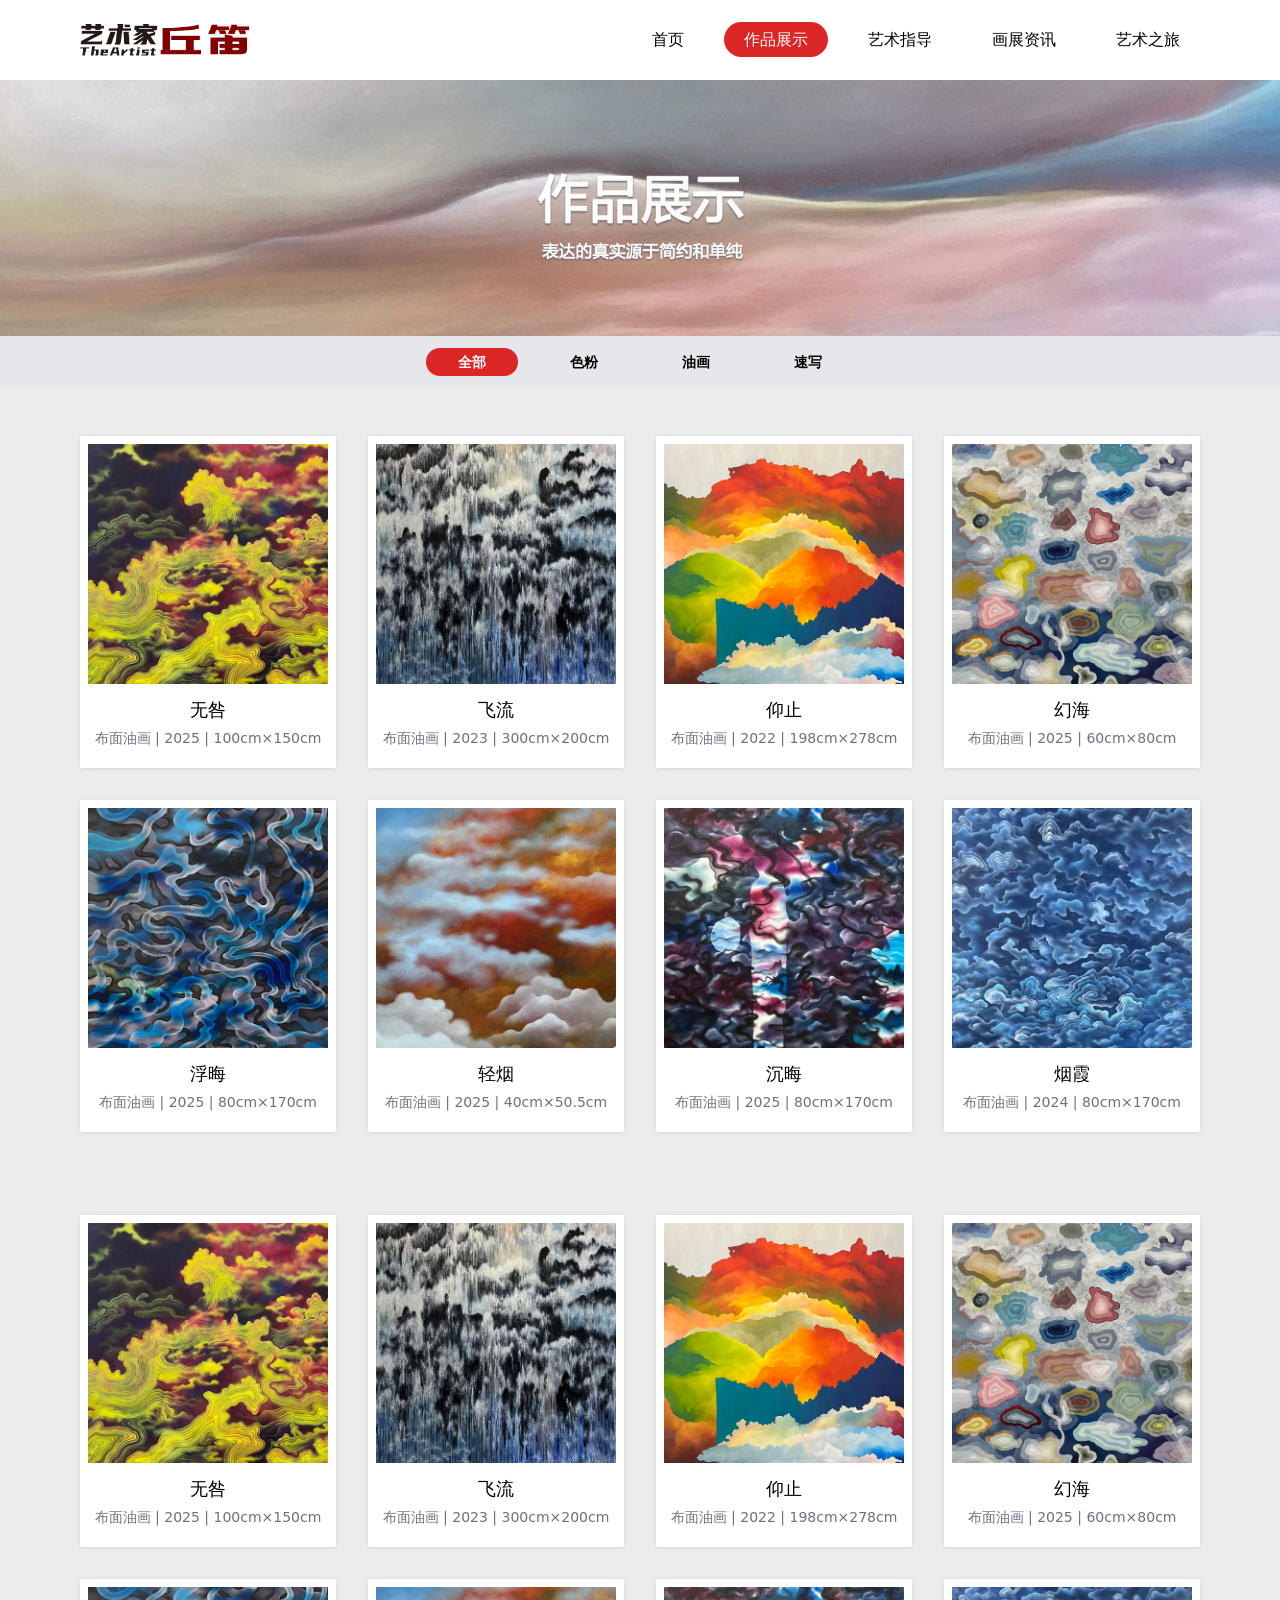
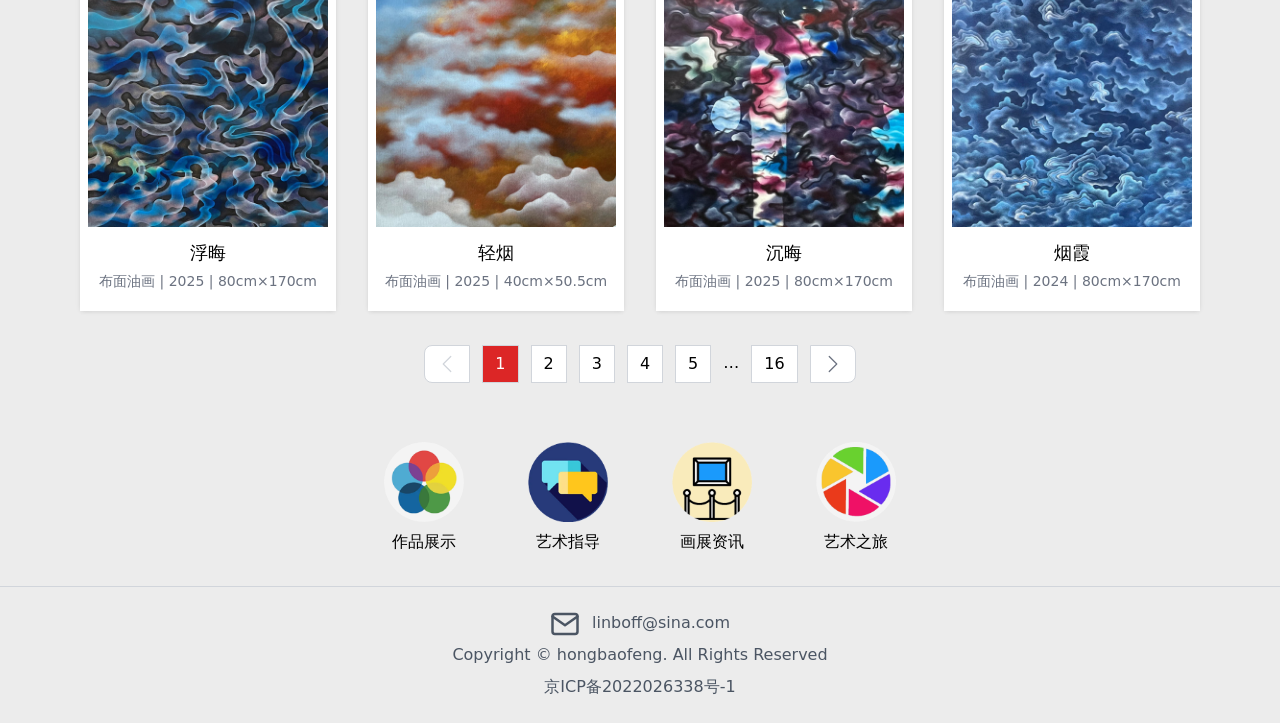
<file: 艺术家洪保峰个人官方网站 _ 绘画艺术作品展示.html>
<!DOCTYPE html>
<!-- saved from url=(0026)http://www.arthbf.com/work -->
<html>

<head>
  <meta http-equiv="Content-Type" content="text/html; charset=UTF-8">
  <title>艺术家丘笛个人官方网站 | 绘画艺术作品展示</title>
  <meta content="艺术家洪保峰——艺术还是以艺术家的表达为主，能把自己的理念、想法、感觉说清楚，我认为就是一个优秀的艺术家。" name="description">
  <meta content="当代艺术家洪保峰、艺术家洪保峰、艺术家洪保峰、绘画、艺术、色粉、油画、素描、速写" name="keywords">
  <meta name="viewport"
    content="width=device-width,initial-scale=1,maximum-scale=1,minimum-scale=1,user-scalable=no,minimal-ui">
  <meta name="next-head-count" content="5">
  <link rel="preload" href="./艺术家洪保峰个人官方网站 _ 绘画艺术作品展示_files/e079bb924d0245d5.css" as="style">
  <link rel="stylesheet" href="./艺术家洪保峰个人官方网站 _ 绘画艺术作品展示_files/e079bb924d0245d5.css" data-n-g=""><noscript
    data-n-css=""></noscript>
  <script defer="" nomodule="" src="./艺术家洪保峰个人官方网站 _ 绘画艺术作品展示_files/polyfills-c67a75d1b6f99dc8.js.下载"></script>
  <script src="./艺术家洪保峰个人官方网站 _ 绘画艺术作品展示_files/webpack-2c644d3580cecc35.js.下载" defer=""></script>
  <script src="./艺术家洪保峰个人官方网站 _ 绘画艺术作品展示_files/framework-9b5d6ec4444c80fa.js.下载" defer=""></script>
  <script src="./艺术家洪保峰个人官方网站 _ 绘画艺术作品展示_files/main-3123a443c688934f.js.下载" defer=""></script>
  <script src="./艺术家洪保峰个人官方网站 _ 绘画艺术作品展示_files/_app-d42b40d223eb1e6f.js.下载" defer=""></script>
  <script src="./艺术家洪保峰个人官方网站 _ 绘画艺术作品展示_files/0c428ae2-721f5c001fb43b97.js.下载" defer=""></script>
  <script src="./艺术家洪保峰个人官方网站 _ 绘画艺术作品展示_files/[[...sub]]-41a2f73fe405d7c0.js.下载" defer=""></script>
  <script src="./艺术家洪保峰个人官方网站 _ 绘画艺术作品展示_files/_buildManifest.js.下载" defer=""></script>
  <script src="./艺术家洪保峰个人官方网站 _ 绘画艺术作品展示_files/_ssgManifest.js.下载" defer=""></script>
  <link as="script" rel="prefetch" href="./艺术家洪保峰个人官方网站 _ 绘画艺术作品展示_files/645-f485263acba5f6e2.js.下载">
  <link as="script" rel="prefetch" href="./艺术家洪保峰个人官方网站 _ 绘画艺术作品展示_files/index-c8ad488d55faba97.js.下载">
  <link as="script" rel="prefetch" href="./艺术家洪保峰个人官方网站 _ 绘画艺术作品展示_files/art-d6948c08dddb7c4a.js.下载">
  <link as="script" rel="prefetch" href="./艺术家洪保峰个人官方网站 _ 绘画艺术作品展示_files/info-97cda3ee61fc989c.js.下载">
  <link as="script" rel="prefetch" href="./艺术家洪保峰个人官方网站 _ 绘画艺术作品展示_files/time-532c6e6ac52a0339.js.下载">
  <style>
    .tb {
    margin-top: -77vh;
    margin-bottom: -19vh;
    max-height: 101vh;
    overflow: hidden;
}
  </style>
</head>

<body>
  <div id="__next">
    <div>
      <header class="py-6 bg-white w-full mx-auto z-20 transition-all duration-500">
        <div class="container mx-auto flex justify-between items-center"><a href="http://www.arthbf.com/"><img
              src="./艺术家洪保峰个人官方网站 _ 绘画艺术作品展示_files/logo.png" class="h-[32px]"></a>
          <div class="hidden lg:flex gap-x-[90px]">
            <nav class="flex items-center">
              <ul class="flex gap-5">
                <li><a class=" px-5 py-2 rounded-full font-medium cursor-pointer hover:text-accent-hover transition"
                    href="http://www.arthbf.com/">首页</a></li>
                <li><a
                    class="bg-red-600 text-white px-5 py-2 rounded-full font-medium cursor-pointer hover:text-accent-hover transition"
                    href="http://www.arthbf.com/work">作品展示</a></li>
                <li><a class=" px-5 py-2 rounded-full font-medium cursor-pointer hover:text-accent-hover transition"
                    href="http://www.arthbf.com/art">艺术指导</a></li>
                <li><a class=" px-5 py-2 rounded-full font-medium cursor-pointer hover:text-accent-hover transition"
                    href="http://www.arthbf.com/info">画展资讯</a></li>
                <li><a class=" px-5 py-2 rounded-full font-medium cursor-pointer hover:text-accent-hover transition"
                    href="http://www.arthbf.com/time">艺术之旅</a></li>
              </ul>
            </nav>
          </div>
          <div class="lg:hidden cursor-pointer">
            <div id="nav-icon" class=""><span></span><span></span><span></span></div>
          </div>
          <div
            class="h-0 lg:hidden absolute top-[72px] w-full left-0 z-20 overflow-hidden shadow-2xl transition-all duration-300	ease-in-out">
            <nav class="bg-white w-full p-8 text-center h-full">
              <ul class="flex flex-col gap-y-4">
                <li><a class=" hover:text-accent rounded-full w-full block p-4" href="http://www.arthbf.com/">首页</a>
                </li>
                <li><a class="bg-red-600 text-white hover:text-accent rounded-full w-full block p-4"
                    href="http://www.arthbf.com/work">作品展示</a></li>
                <li><a class=" hover:text-accent rounded-full w-full block p-4"
                    href="http://www.arthbf.com/art">艺术指导</a></li>
                <li><a class=" hover:text-accent rounded-full w-full block p-4"
                    href="http://www.arthbf.com/info">画展资讯</a></li>
                <li><a class=" hover:text-accent rounded-full w-full block p-4"
                    href="http://www.arthbf.com/time">艺术之旅</a></li>
              </ul>
            </nav>
          </div>
        </div>
      </header>
    </div>
    <div class="mx-auto"><img src="./艺术家洪保峰个人官方网站 _ 绘画艺术作品展示_files/16634928056326e2c52209b.jpg"
        class="w-full h-48 lg:h-64 object-cover 2xl:object-contain"></div>
    <div class="flex justify-center space-x-2 lg:space-x-5 p-3 bg-gray-200"><button
        class="outline-none px-4 lg:px-8 py-1 font-semibold text-sm rounded-full bg-red-600 text-white "
        type="submit">全部</button><button class="outline-none px-4 lg:px-8 py-1 font-semibold text-sm rounded-full  "
        type="submit">色粉</button><button class="outline-none px-4 lg:px-8 py-1 font-semibold text-sm rounded-full  "
        type="submit">油画</button><button class="outline-none px-4 lg:px-8 py-1 font-semibold text-sm rounded-full  "
        type="submit">速写</button></div>
    <div class="container mx-auto flex pt-6 lg:pt-12">
      <div class="w-full grid grid-cols-2 lg:grid-cols-4 gap-4 lg:gap-8 text-center">
        <div data-fancybox="work" data-src="#work-content_256"
          class="flex flex-col shadow-md hover:shadow-xl p-2 lg:p-2 cursor-pointer bg-white"
          style="opacity: 1; transform: none;"><img src="./艺术家洪保峰个人官方网站 _ 绘画艺术作品展示_files/175550767768a2ebddd1764.jpg"
            class="w-full aspect-square object-cover">
          <h3 class="my-1 mt-3 text-sm lg:text-lg font-medium">无咎</h3>
          <div class="text-xs lg:text-sm font-light text-gray-500 mb-3">布面油画<!-- --> | 2025<!-- --> | <span
              class="inline-block">100<!-- -->cm×<!-- -->150<!-- -->cm</span></div>
        </div>
        <div id="work-content_256" style="display:none">
          <div class="w-full lg:w-auto mx-auto max-w-5xl shadow-2xl border border-white mb-9">
            <div class="bg-white p-10 shadow-inner flex flex-col lg:flex-row">
              <div class="lg:max-h-[80vh] justify-center flex-grow-1"><img data-fancybox="work-view"
                  src="./艺术家洪保峰个人官方网站 _ 绘画艺术作品展示_files/175550767768a2ebddc314b.jpg"
                  class="max-w-full lg:max-h-[72vh] flex-none"></div>
              <div class="text-center lg:text-left lg:w-[25vw] lg:pl-10 lg:pt-28 flex-grow-0">
                <h3 class="text-xl lg:text-2xl font-semibold mt-3 mb-1 lg:my-4">无咎</h3>
                <div class="text-xs lg:text-sm font-light text-gray-500 lg:mb-4">布面油画 | 100cm×150cm</div>
                <p class="inline-block py-3 text-[14px] leading-relaxed text-left"></p>
              </div>
            </div>
          </div>
          <div class="absolute text-gray-500 bottom-0 text-center w-full text-sm">洪保峰 | 表达的真实源于简约和单纯</div>
        </div>
        <div data-fancybox="work" data-src="#work-content_251"
          class="flex flex-col shadow-md hover:shadow-xl p-2 lg:p-2 cursor-pointer bg-white"
          style="opacity: 1; transform: none;"><img src="./艺术家洪保峰个人官方网站 _ 绘画艺术作品展示_files/1694782961650455f18632f.jpg"
            class="w-full aspect-square object-cover">
          <h3 class="my-1 mt-3 text-sm lg:text-lg font-medium">飞流</h3>
          <div class="text-xs lg:text-sm font-light text-gray-500 mb-3">布面油画<!-- --> | 2023<!-- --> | <span
              class="inline-block">300<!-- -->cm×<!-- -->200<!-- -->cm</span></div>
        </div>
        <div id="work-content_251" style="display:none">
          <div class="w-full lg:w-auto mx-auto max-w-5xl shadow-2xl border border-white mb-9">
            <div class="bg-white p-10 shadow-inner flex flex-col lg:flex-row">
              <div class="lg:max-h-[80vh] justify-center flex-grow-1"><img data-fancybox="work-view"
                  src="./艺术家洪保峰个人官方网站 _ 绘画艺术作品展示_files/1694782961650455f176426.jpg"
                  class="max-w-full lg:max-h-[72vh] flex-none"></div>
              <div class="text-center lg:text-left lg:w-[25vw] lg:pl-10 lg:pt-28 flex-grow-0">
                <h3 class="text-xl lg:text-2xl font-semibold mt-3 mb-1 lg:my-4">飞流</h3>
                <div class="text-xs lg:text-sm font-light text-gray-500 lg:mb-4">布面油画 | 300cm×200cm</div>
                <p class="inline-block py-3 text-[14px] leading-relaxed text-left"></p>
              </div>
            </div>
          </div>
          <div class="absolute text-gray-500 bottom-0 text-center w-full text-sm">洪保峰 | 表达的真实源于简约和单纯</div>
        </div>
        <div data-fancybox="work" data-src="#work-content_49"
          class="flex flex-col shadow-md hover:shadow-xl p-2 lg:p-2 cursor-pointer bg-white"
          style="opacity: 1; transform: none;"><img src="./艺术家洪保峰个人官方网站 _ 绘画艺术作品展示_files/16632987456323ecb98913a.jpg"
            class="w-full aspect-square object-cover">
          <h3 class="my-1 mt-3 text-sm lg:text-lg font-medium">仰止</h3>
          <div class="text-xs lg:text-sm font-light text-gray-500 mb-3">布面油画<!-- --> | 2022<!-- --> | <span
              class="inline-block">198<!-- -->cm×<!-- -->278<!-- -->cm</span></div>
        </div>
        <div id="work-content_49" style="display:none">
          <div class="w-full lg:w-auto mx-auto max-w-5xl shadow-2xl border border-white mb-9">
            <div class="bg-white p-10 shadow-inner flex flex-col lg:flex-row">
              <div class="lg:max-h-[80vh] justify-center flex-grow-1"><img data-fancybox="work-view"
                  src="./艺术家洪保峰个人官方网站 _ 绘画艺术作品展示_files/1664063077632f9665d0c4e.jpg"
                  class="max-w-full lg:max-h-[72vh] flex-none"></div>
              <div class="text-center lg:text-left lg:w-[25vw] lg:pl-10 lg:pt-28 flex-grow-0">
                <h3 class="text-xl lg:text-2xl font-semibold mt-3 mb-1 lg:my-4">仰止</h3>
                <div class="text-xs lg:text-sm font-light text-gray-500 lg:mb-4">布面油画 | 198cm×278cm</div>
                <p class="inline-block py-3 text-[14px] leading-relaxed text-left">高山仰止，景行行止。虽不能至，然心向往之。</p>
              </div>
            </div>
          </div>
          <div class="absolute text-gray-500 bottom-0 text-center w-full text-sm">洪保峰 | 表达的真实源于简约和单纯</div>
        </div>
        <div data-fancybox="work" data-src="#work-content_258"
          class="flex flex-col shadow-md hover:shadow-xl p-2 lg:p-2 cursor-pointer bg-white"
          style="opacity: 1; transform: none;"><img src="./艺术家洪保峰个人官方网站 _ 绘画艺术作品展示_files/175550811768a2ed95dce94.jpg"
            class="w-full aspect-square object-cover">
          <h3 class="my-1 mt-3 text-sm lg:text-lg font-medium">幻海</h3>
          <div class="text-xs lg:text-sm font-light text-gray-500 mb-3">布面油画<!-- --> | 2025<!-- --> | <span
              class="inline-block">60<!-- -->cm×<!-- -->80<!-- -->cm</span></div>
        </div>
        <div id="work-content_258" style="display:none">
          <div class="w-full lg:w-auto mx-auto max-w-5xl shadow-2xl border border-white mb-9">
            <div class="bg-white p-10 shadow-inner flex flex-col lg:flex-row">
              <div class="lg:max-h-[80vh] justify-center flex-grow-1"><img data-fancybox="work-view"
                  src="./艺术家洪保峰个人官方网站 _ 绘画艺术作品展示_files/175550811768a2ed95cfd2e.jpg"
                  class="max-w-full lg:max-h-[72vh] flex-none"></div>
              <div class="text-center lg:text-left lg:w-[25vw] lg:pl-10 lg:pt-28 flex-grow-0">
                <h3 class="text-xl lg:text-2xl font-semibold mt-3 mb-1 lg:my-4">幻海</h3>
                <div class="text-xs lg:text-sm font-light text-gray-500 lg:mb-4">布面油画 | 60cm×80cm</div>
                <p class="inline-block py-3 text-[14px] leading-relaxed text-left"></p>
              </div>
            </div>
          </div>
          <div class="absolute text-gray-500 bottom-0 text-center w-full text-sm">洪保峰 | 表达的真实源于简约和单纯</div>
        </div>
        <div data-fancybox="work" data-src="#work-content_259"
          class="flex flex-col shadow-md hover:shadow-xl p-2 lg:p-2 cursor-pointer bg-white"
          style="opacity: 1; transform: none;"><img src="./艺术家洪保峰个人官方网站 _ 绘画艺术作品展示_files/175550818668a2edda4fc32.jpg"
            class="w-full aspect-square object-cover">
          <h3 class="my-1 mt-3 text-sm lg:text-lg font-medium">浮晦</h3>
          <div class="text-xs lg:text-sm font-light text-gray-500 mb-3">布面油画<!-- --> | 2025<!-- --> | <span
              class="inline-block">80<!-- -->cm×<!-- -->170<!-- -->cm</span></div>
        </div>
        <div id="work-content_259" style="display:none">
          <div class="w-full lg:w-auto mx-auto max-w-5xl shadow-2xl border border-white mb-9">
            <div class="bg-white p-10 shadow-inner flex flex-col lg:flex-row">
              <div class="lg:max-h-[80vh] justify-center flex-grow-1"><img data-fancybox="work-view"
                  src="./艺术家洪保峰个人官方网站 _ 绘画艺术作品展示_files/175550818668a2edda3e3af.jpg"
                  class="max-w-full lg:max-h-[72vh] flex-none"></div>
              <div class="text-center lg:text-left lg:w-[25vw] lg:pl-10 lg:pt-28 flex-grow-0">
                <h3 class="text-xl lg:text-2xl font-semibold mt-3 mb-1 lg:my-4">浮晦</h3>
                <div class="text-xs lg:text-sm font-light text-gray-500 lg:mb-4">布面油画 | 80cm×170cm</div>
                <p class="inline-block py-3 text-[14px] leading-relaxed text-left"></p>
              </div>
            </div>
          </div>
          <div class="absolute text-gray-500 bottom-0 text-center w-full text-sm">洪保峰 | 表达的真实源于简约和单纯</div>
        </div>
        <div data-fancybox="work" data-src="#work-content_261"
          class="flex flex-col shadow-md hover:shadow-xl p-2 lg:p-2 cursor-pointer bg-white"
          style="opacity: 1; transform: none;"><img src="./艺术家洪保峰个人官方网站 _ 绘画艺术作品展示_files/175550832468a2ee6429826.jpg"
            class="w-full aspect-square object-cover">
          <h3 class="my-1 mt-3 text-sm lg:text-lg font-medium">轻烟</h3>
          <div class="text-xs lg:text-sm font-light text-gray-500 mb-3">布面油画<!-- --> | 2025<!-- --> | <span
              class="inline-block">40<!-- -->cm×<!-- -->50.5<!-- -->cm</span></div>
        </div>
        <div id="work-content_261" style="display:none">
          <div class="w-full lg:w-auto mx-auto max-w-5xl shadow-2xl border border-white mb-9">
            <div class="bg-white p-10 shadow-inner flex flex-col lg:flex-row">
              <div class="lg:max-h-[80vh] justify-center flex-grow-1"><img data-fancybox="work-view"
                  src="./艺术家洪保峰个人官方网站 _ 绘画艺术作品展示_files/175550832468a2ee64195c9.jpg"
                  class="max-w-full lg:max-h-[72vh] flex-none"></div>
              <div class="text-center lg:text-left lg:w-[25vw] lg:pl-10 lg:pt-28 flex-grow-0">
                <h3 class="text-xl lg:text-2xl font-semibold mt-3 mb-1 lg:my-4">轻烟</h3>
                <div class="text-xs lg:text-sm font-light text-gray-500 lg:mb-4">布面油画 | 40cm×50.5cm</div>
                <p class="inline-block py-3 text-[14px] leading-relaxed text-left"></p>
              </div>
            </div>
          </div>
          <div class="absolute text-gray-500 bottom-0 text-center w-full text-sm">洪保峰 | 表达的真实源于简约和单纯</div>
        </div>
        <div data-fancybox="work" data-src="#work-content_262"
          class="flex flex-col shadow-md hover:shadow-xl p-2 lg:p-2 cursor-pointer bg-white"
          style="opacity: 1; transform: none;"><img src="./艺术家洪保峰个人官方网站 _ 绘画艺术作品展示_files/175550839268a2eea8b9335.jpg"
            class="w-full aspect-square object-cover">
          <h3 class="my-1 mt-3 text-sm lg:text-lg font-medium">沉晦</h3>
          <div class="text-xs lg:text-sm font-light text-gray-500 mb-3">布面油画<!-- --> | 2025<!-- --> | <span
              class="inline-block">80<!-- -->cm×<!-- -->170<!-- -->cm</span></div>
        </div>
        <div id="work-content_262" style="display:none">
          <div class="w-full lg:w-auto mx-auto max-w-5xl shadow-2xl border border-white mb-9">
            <div class="bg-white p-10 shadow-inner flex flex-col lg:flex-row">
              <div class="lg:max-h-[80vh] justify-center flex-grow-1"><img data-fancybox="work-view"
                  src="./艺术家洪保峰个人官方网站 _ 绘画艺术作品展示_files/175550839268a2eea8a4ca9.jpg"
                  class="max-w-full lg:max-h-[72vh] flex-none"></div>
              <div class="text-center lg:text-left lg:w-[25vw] lg:pl-10 lg:pt-28 flex-grow-0">
                <h3 class="text-xl lg:text-2xl font-semibold mt-3 mb-1 lg:my-4">沉晦</h3>
                <div class="text-xs lg:text-sm font-light text-gray-500 lg:mb-4">布面油画 | 80cm×170cm</div>
                <p class="inline-block py-3 text-[14px] leading-relaxed text-left"></p>
              </div>
            </div>
          </div>
          <div class="absolute text-gray-500 bottom-0 text-center w-full text-sm">洪保峰 | 表达的真实源于简约和单纯</div>
        </div>
        <div data-fancybox="work" data-src="#work-content_263"
          class="flex flex-col shadow-md hover:shadow-xl p-2 lg:p-2 cursor-pointer bg-white"
          style="opacity: 1; transform: none;"><img src="./艺术家洪保峰个人官方网站 _ 绘画艺术作品展示_files/175550854868a2ef445c00e.jpg"
            class="w-full aspect-square object-cover">
          <h3 class="my-1 mt-3 text-sm lg:text-lg font-medium">烟霞</h3>
          <div class="text-xs lg:text-sm font-light text-gray-500 mb-3">布面油画<!-- --> | 2024<!-- --> | <span
              class="inline-block">80<!-- -->cm×<!-- -->170<!-- -->cm</span></div>
        </div>
        <div id="work-content_263" style="display:none">
          <div class="w-full lg:w-auto mx-auto max-w-5xl shadow-2xl border border-white mb-9">
            <div class="bg-white p-10 shadow-inner flex flex-col lg:flex-row">
              <div class="lg:max-h-[80vh] justify-center flex-grow-1"><img data-fancybox="work-view"
                  src="./艺术家洪保峰个人官方网站 _ 绘画艺术作品展示_files/175550854868a2ef443ed7b.jpg"
                  class="max-w-full lg:max-h-[72vh] flex-none"></div>
              <div class="text-center lg:text-left lg:w-[25vw] lg:pl-10 lg:pt-28 flex-grow-0">
                <h3 class="text-xl lg:text-2xl font-semibold mt-3 mb-1 lg:my-4">烟霞</h3>
                <div class="text-xs lg:text-sm font-light text-gray-500 lg:mb-4">布面油画 | 80cm×170cm</div>
                <p class="inline-block py-3 text-[14px] leading-relaxed text-left"></p>
              </div>
            </div>
          </div>
          <div class="absolute text-gray-500 bottom-0 text-center w-full text-sm">洪保峰 | 表达的真实源于简约和单纯</div>
        </div>
        <div data-fancybox="work" data-src="#work-content_252"
          class="flex flex-col shadow-md hover:shadow-xl p-2 lg:p-2 cursor-pointer bg-white"
          style="opacity:0;transform:translateY(70px) translateZ(0)"><img
            src="./艺术家洪保峰个人官方网站 _ 绘画艺术作品展示_files/175550571768a2e43530ace.jpg" class="w-full aspect-square object-cover">
          <h3 class="my-1 mt-3 text-sm lg:text-lg font-medium">流风</h3>
          <div class="text-xs lg:text-sm font-light text-gray-500 mb-3">纸本色粉<!-- --> | 2024<!-- --> | <span
              class="inline-block">45<!-- -->cm×<!-- -->60<!-- -->cm</span></div>
        </div>
        <div id="work-content_252" style="display:none">
          <div class="w-full lg:w-auto mx-auto max-w-5xl shadow-2xl border border-white mb-9">
            <div class="bg-white p-10 shadow-inner flex flex-col lg:flex-row">
              <div class="lg:max-h-[80vh] justify-center flex-grow-1"><img data-fancybox="work-view"
                  src="./艺术家洪保峰个人官方网站 _ 绘画艺术作品展示_files/175550665268a2e7dc0a264.jpg"
                  class="max-w-full lg:max-h-[72vh] flex-none"></div>
              <div class="text-center lg:text-left lg:w-[25vw] lg:pl-10 lg:pt-28 flex-grow-0">
                <h3 class="text-xl lg:text-2xl font-semibold mt-3 mb-1 lg:my-4">流风</h3>
                <div class="text-xs lg:text-sm font-light text-gray-500 lg:mb-4">纸本色粉 | 45cm×60cm</div>
                <p class="inline-block py-3 text-[14px] leading-relaxed text-left"></p>
              </div>
            </div>
          </div>
          <div class="absolute text-gray-500 bottom-0 text-center w-full text-sm">洪保峰 | 表达的真实源于简约和单纯</div>
        </div>
        <div data-fancybox="work" data-src="#work-content_253"
          class="flex flex-col shadow-md hover:shadow-xl p-2 lg:p-2 cursor-pointer bg-white"
          style="opacity:0;transform:translateY(70px) translateZ(0)"><img
            src="./艺术家洪保峰个人官方网站 _ 绘画艺术作品展示_files/175550685368a2e8a5eff8c.jpg" class="w-full aspect-square object-cover">
          <h3 class="my-1 mt-3 text-sm lg:text-lg font-medium">云奢</h3>
          <div class="text-xs lg:text-sm font-light text-gray-500 mb-3">布面色粉<!-- --> | 2024<!-- --> | <span
              class="inline-block">120<!-- -->cm×<!-- -->150<!-- -->cm</span></div>
        </div>
        <div id="work-content_253" style="display:none">
          <div class="w-full lg:w-auto mx-auto max-w-5xl shadow-2xl border border-white mb-9">
            <div class="bg-white p-10 shadow-inner flex flex-col lg:flex-row">
              <div class="lg:max-h-[80vh] justify-center flex-grow-1"><img data-fancybox="work-view"
                  src="./艺术家洪保峰个人官方网站 _ 绘画艺术作品展示_files/175550685368a2e8a5de833.jpg"
                  class="max-w-full lg:max-h-[72vh] flex-none"></div>
              <div class="text-center lg:text-left lg:w-[25vw] lg:pl-10 lg:pt-28 flex-grow-0">
                <h3 class="text-xl lg:text-2xl font-semibold mt-3 mb-1 lg:my-4">云奢</h3>
                <div class="text-xs lg:text-sm font-light text-gray-500 lg:mb-4">布面色粉 | 120cm×150cm</div>
                <p class="inline-block py-3 text-[14px] leading-relaxed text-left"></p>
              </div>
            </div>
          </div>
          <div class="absolute text-gray-500 bottom-0 text-center w-full text-sm">洪保峰 | 表达的真实源于简约和单纯</div>
        </div>
        <div data-fancybox="work" data-src="#work-content_254"
          class="flex flex-col shadow-md hover:shadow-xl p-2 lg:p-2 cursor-pointer bg-white"
          style="opacity:0;transform:translateY(70px) translateZ(0)"><img
            src="./艺术家洪保峰个人官方网站 _ 绘画艺术作品展示_files/175550718768a2e9f3ad560.jpg" class="w-full aspect-square object-cover">
          <h3 class="my-1 mt-3 text-sm lg:text-lg font-medium">一日之迹</h3>
          <div class="text-xs lg:text-sm font-light text-gray-500 mb-3">布面色粉<!-- --> | 2024<!-- --> | <span
              class="inline-block">120<!-- -->cm×<!-- -->150<!-- -->cm</span></div>
        </div>
        <div id="work-content_254" style="display:none">
          <div class="w-full lg:w-auto mx-auto max-w-5xl shadow-2xl border border-white mb-9">
            <div class="bg-white p-10 shadow-inner flex flex-col lg:flex-row">
              <div class="lg:max-h-[80vh] justify-center flex-grow-1"><img data-fancybox="work-view"
                  src="./艺术家洪保峰个人官方网站 _ 绘画艺术作品展示_files/175550718768a2e9f39bd44.jpg"
                  class="max-w-full lg:max-h-[72vh] flex-none"></div>
              <div class="text-center lg:text-left lg:w-[25vw] lg:pl-10 lg:pt-28 flex-grow-0">
                <h3 class="text-xl lg:text-2xl font-semibold mt-3 mb-1 lg:my-4">一日之迹</h3>
                <div class="text-xs lg:text-sm font-light text-gray-500 lg:mb-4">布面色粉 | 120cm×150cm</div>
                <p class="inline-block py-3 text-[14px] leading-relaxed text-left"></p>
              </div>
            </div>
          </div>
          <div class="absolute text-gray-500 bottom-0 text-center w-full text-sm">洪保峰 | 表达的真实源于简约和单纯</div>
        </div>
        <div data-fancybox="work" data-src="#work-content_255"
          class="flex flex-col shadow-md hover:shadow-xl p-2 lg:p-2 cursor-pointer bg-white"
          style="opacity:0;transform:translateY(70px) translateZ(0)"><img
            src="./艺术家洪保峰个人官方网站 _ 绘画艺术作品展示_files/175550705268a2e96c7a2af.jpg" class="w-full aspect-square object-cover">
          <h3 class="my-1 mt-3 text-sm lg:text-lg font-medium">山色</h3>
          <div class="text-xs lg:text-sm font-light text-gray-500 mb-3">纸本色粉<!-- --> | 2024<!-- --> | <span
              class="inline-block">45<!-- -->cm×<!-- -->60<!-- -->cm</span></div>
        </div>
        <div id="work-content_255" style="display:none">
          <div class="w-full lg:w-auto mx-auto max-w-5xl shadow-2xl border border-white mb-9">
            <div class="bg-white p-10 shadow-inner flex flex-col lg:flex-row">
              <div class="lg:max-h-[80vh] justify-center flex-grow-1"><img data-fancybox="work-view"
                  src="./艺术家洪保峰个人官方网站 _ 绘画艺术作品展示_files/175550705268a2e96c6729e.jpg"
                  class="max-w-full lg:max-h-[72vh] flex-none"></div>
              <div class="text-center lg:text-left lg:w-[25vw] lg:pl-10 lg:pt-28 flex-grow-0">
                <h3 class="text-xl lg:text-2xl font-semibold mt-3 mb-1 lg:my-4">山色</h3>
                <div class="text-xs lg:text-sm font-light text-gray-500 lg:mb-4">纸本色粉 | 45cm×60cm</div>
                <p class="inline-block py-3 text-[14px] leading-relaxed text-left"></p>
              </div>
            </div>
          </div>
          <div class="absolute text-gray-500 bottom-0 text-center w-full text-sm">洪保峰 | 表达的真实源于简约和单纯</div>
        </div>
        <div data-fancybox="work" data-src="#work-content_257"
          class="flex flex-col shadow-md hover:shadow-xl p-2 lg:p-2 cursor-pointer bg-white"
          style="opacity:0;transform:translateY(70px) translateZ(0)"><img
            src="./艺术家洪保峰个人官方网站 _ 绘画艺术作品展示_files/175550798168a2ed0d4369c.jpg" class="w-full aspect-square object-cover">
          <h3 class="my-1 mt-3 text-sm lg:text-lg font-medium">高致</h3>
          <div class="text-xs lg:text-sm font-light text-gray-500 mb-3">布面油画<!-- --> | 2024<!-- --> | <span
              class="inline-block">50<!-- -->cm×<!-- -->70<!-- -->cm</span></div>
        </div>
        <div id="work-content_257" style="display:none">
          <div class="w-full lg:w-auto mx-auto max-w-5xl shadow-2xl border border-white mb-9">
            <div class="bg-white p-10 shadow-inner flex flex-col lg:flex-row">
              <div class="lg:max-h-[80vh] justify-center flex-grow-1"><img data-fancybox="work-view"
                  src="./艺术家洪保峰个人官方网站 _ 绘画艺术作品展示_files/175550798168a2ed0d32a52.jpg"
                  class="max-w-full lg:max-h-[72vh] flex-none"></div>
              <div class="text-center lg:text-left lg:w-[25vw] lg:pl-10 lg:pt-28 flex-grow-0">
                <h3 class="text-xl lg:text-2xl font-semibold mt-3 mb-1 lg:my-4">高致</h3>
                <div class="text-xs lg:text-sm font-light text-gray-500 lg:mb-4">布面油画 | 50cm×70cm</div>
                <p class="inline-block py-3 text-[14px] leading-relaxed text-left"></p>
              </div>
            </div>
          </div>
          <div class="absolute text-gray-500 bottom-0 text-center w-full text-sm">洪保峰 | 表达的真实源于简约和单纯</div>
        </div>
        <div data-fancybox="work" data-src="#work-content_260"
          class="flex flex-col shadow-md hover:shadow-xl p-2 lg:p-2 cursor-pointer bg-white"
          style="opacity:0;transform:translateY(70px) translateZ(0)"><img
            src="./艺术家洪保峰个人官方网站 _ 绘画艺术作品展示_files/175550824368a2ee13b019d.jpg" class="w-full aspect-square object-cover">
          <h3 class="my-1 mt-3 text-sm lg:text-lg font-medium">鹤鸣</h3>
          <div class="text-xs lg:text-sm font-light text-gray-500 mb-3">布面油画<!-- --> | 2024<!-- --> | <span
              class="inline-block">60<!-- -->cm×<!-- -->70<!-- -->cm</span></div>
        </div>
        <div id="work-content_260" style="display:none">
          <div class="w-full lg:w-auto mx-auto max-w-5xl shadow-2xl border border-white mb-9">
            <div class="bg-white p-10 shadow-inner flex flex-col lg:flex-row">
              <div class="lg:max-h-[80vh] justify-center flex-grow-1"><img data-fancybox="work-view"
                  src="./艺术家洪保峰个人官方网站 _ 绘画艺术作品展示_files/175550824368a2ee13a11c1.jpg"
                  class="max-w-full lg:max-h-[72vh] flex-none"></div>
              <div class="text-center lg:text-left lg:w-[25vw] lg:pl-10 lg:pt-28 flex-grow-0">
                <h3 class="text-xl lg:text-2xl font-semibold mt-3 mb-1 lg:my-4">鹤鸣</h3>
                <div class="text-xs lg:text-sm font-light text-gray-500 lg:mb-4">布面油画 | 60cm×70cm</div>
                <p class="inline-block py-3 text-[14px] leading-relaxed text-left"></p>
              </div>
            </div>
          </div>
          <div class="absolute text-gray-500 bottom-0 text-center w-full text-sm">洪保峰 | 表达的真实源于简约和单纯</div>
        </div>
        <div data-fancybox="work" data-src="#work-content_7"
          class="flex flex-col shadow-md hover:shadow-xl p-2 lg:p-2 cursor-pointer bg-white"
          style="opacity:0;transform:translateY(70px) translateZ(0)"><img
            src="./艺术家洪保峰个人官方网站 _ 绘画艺术作品展示_files/1664095986633016f23ed93.jpg" class="w-full aspect-square object-cover">
          <h3 class="my-1 mt-3 text-sm lg:text-lg font-medium">速写01</h3>
          <div class="text-xs lg:text-sm font-light text-gray-500 mb-3">纸本铅笔<!-- --> | <span
              class="inline-block">34.5<!-- -->cm×<!-- -->24<!-- -->cm</span></div>
        </div>
        <div id="work-content_7" style="display:none">
          <div class="w-full lg:w-auto mx-auto max-w-5xl shadow-2xl border border-white mb-9">
            <div class="bg-white p-10 shadow-inner flex flex-col lg:flex-row">
              <div class="lg:max-h-[80vh] justify-center flex-grow-1"><img data-fancybox="work-view"
                  src="./艺术家洪保峰个人官方网站 _ 绘画艺术作品展示_files/1664095986633016f22f17f.jpg"
                  class="max-w-full lg:max-h-[72vh] flex-none"></div>
              <div class="text-center lg:text-left lg:w-[25vw] lg:pl-10 lg:pt-28 flex-grow-0">
                <h3 class="text-xl lg:text-2xl font-semibold mt-3 mb-1 lg:my-4">速写01</h3>
                <div class="text-xs lg:text-sm font-light text-gray-500 lg:mb-4">纸本铅笔 | 34.5cm×24cm</div>
                <p class="inline-block py-3 text-[14px] leading-relaxed text-left">以黄色钢笔点出了一丛迎春花，为了凸显其形式，叫来了两 树一草作陪。</p>
              </div>
            </div>
          </div>
          <div class="absolute text-gray-500 bottom-0 text-center w-full text-sm">洪保峰 | 表达的真实源于简约和单纯</div>
        </div>
        <div data-fancybox="work" data-src="#work-content_8"
          class="flex flex-col shadow-md hover:shadow-xl p-2 lg:p-2 cursor-pointer bg-white"
          style="opacity:0;transform:translateY(70px) translateZ(0)"><img
            src="./艺术家洪保峰个人官方网站 _ 绘画艺术作品展示_files/1664111176633052484857d.jpg" class="w-full aspect-square object-cover">
          <h3 class="my-1 mt-3 text-sm lg:text-lg font-medium">求索</h3>
          <div class="text-xs lg:text-sm font-light text-gray-500 mb-3">纸本色粉<!-- --> | <span
              class="inline-block">60<!-- -->cm×<!-- -->45<!-- -->cm</span></div>
        </div>
        <div id="work-content_8" style="display:none">
          <div class="w-full lg:w-auto mx-auto max-w-5xl shadow-2xl border border-white mb-9">
            <div class="bg-white p-10 shadow-inner flex flex-col lg:flex-row">
              <div class="lg:max-h-[80vh] justify-center flex-grow-1"><img data-fancybox="work-view"
                  src="./艺术家洪保峰个人官方网站 _ 绘画艺术作品展示_files/1664068135632faa274a991.jpg"
                  class="max-w-full lg:max-h-[72vh] flex-none"></div>
              <div class="text-center lg:text-left lg:w-[25vw] lg:pl-10 lg:pt-28 flex-grow-0">
                <h3 class="text-xl lg:text-2xl font-semibold mt-3 mb-1 lg:my-4">求索</h3>
                <div class="text-xs lg:text-sm font-light text-gray-500 lg:mb-4">纸本色粉 | 60cm×45cm</div>
                <p class="inline-block py-3 text-[14px] leading-relaxed text-left">幽冥，如霜，遗世而独立，上下而求索。</p>
              </div>
            </div>
          </div>
          <div class="absolute text-gray-500 bottom-0 text-center w-full text-sm">洪保峰 | 表达的真实源于简约和单纯</div>
        </div>
      </div>


      
    </div>
    <div class="mt-[-40rem]">
    <div class="container mx-auto flex  tb lg:pt-12">
      <div class="w-full grid grid-cols-2 lg:grid-cols-4 gap-4 lg:gap-8 text-center">
        <div data-fancybox="work" data-src="#work-content_256"
          class="flex flex-col shadow-md hover:shadow-xl p-2 lg:p-2 cursor-pointer bg-white"
          style="opacity: 1; transform: none;"><img src="./艺术家洪保峰个人官方网站 _ 绘画艺术作品展示_files/175550767768a2ebddd1764.jpg"
            class="w-full aspect-square object-cover">
          <h3 class="my-1 mt-3 text-sm lg:text-lg font-medium">无咎</h3>
          <div class="text-xs lg:text-sm font-light text-gray-500 mb-3">布面油画<!-- --> | 2025<!-- --> | <span
              class="inline-block">100<!-- -->cm×<!-- -->150<!-- -->cm</span></div>
        </div>
        <div id="work-content_256" style="display:none">
          <div class="w-full lg:w-auto mx-auto max-w-5xl shadow-2xl border border-white mb-9">
            <div class="bg-white p-10 shadow-inner flex flex-col lg:flex-row">
              <div class="lg:max-h-[80vh] justify-center flex-grow-1"><img data-fancybox="work-view"
                  src="./艺术家洪保峰个人官方网站 _ 绘画艺术作品展示_files/175550767768a2ebddc314b.jpg"
                  class="max-w-full lg:max-h-[72vh] flex-none"></div>
              <div class="text-center lg:text-left lg:w-[25vw] lg:pl-10 lg:pt-28 flex-grow-0">
                <h3 class="text-xl lg:text-2xl font-semibold mt-3 mb-1 lg:my-4">无咎</h3>
                <div class="text-xs lg:text-sm font-light text-gray-500 lg:mb-4">布面油画 | 100cm×150cm</div>
                <p class="inline-block py-3 text-[14px] leading-relaxed text-left"></p>
              </div>
            </div>
          </div>
          <div class="absolute text-gray-500 bottom-0 text-center w-full text-sm">洪保峰 | 表达的真实源于简约和单纯</div>
        </div>
        <div data-fancybox="work" data-src="#work-content_251"
          class="flex flex-col shadow-md hover:shadow-xl p-2 lg:p-2 cursor-pointer bg-white"
          style="opacity: 1; transform: none;"><img src="./艺术家洪保峰个人官方网站 _ 绘画艺术作品展示_files/1694782961650455f18632f.jpg"
            class="w-full aspect-square object-cover">
          <h3 class="my-1 mt-3 text-sm lg:text-lg font-medium">飞流</h3>
          <div class="text-xs lg:text-sm font-light text-gray-500 mb-3">布面油画<!-- --> | 2023<!-- --> | <span
              class="inline-block">300<!-- -->cm×<!-- -->200<!-- -->cm</span></div>
        </div>
        <div id="work-content_251" style="display:none">
          <div class="w-full lg:w-auto mx-auto max-w-5xl shadow-2xl border border-white mb-9">
            <div class="bg-white p-10 shadow-inner flex flex-col lg:flex-row">
              <div class="lg:max-h-[80vh] justify-center flex-grow-1"><img data-fancybox="work-view"
                  src="./艺术家洪保峰个人官方网站 _ 绘画艺术作品展示_files/1694782961650455f176426.jpg"
                  class="max-w-full lg:max-h-[72vh] flex-none"></div>
              <div class="text-center lg:text-left lg:w-[25vw] lg:pl-10 lg:pt-28 flex-grow-0">
                <h3 class="text-xl lg:text-2xl font-semibold mt-3 mb-1 lg:my-4">飞流</h3>
                <div class="text-xs lg:text-sm font-light text-gray-500 lg:mb-4">布面油画 | 300cm×200cm</div>
                <p class="inline-block py-3 text-[14px] leading-relaxed text-left"></p>
              </div>
            </div>
          </div>
          <div class="absolute text-gray-500 bottom-0 text-center w-full text-sm">洪保峰 | 表达的真实源于简约和单纯</div>
        </div>
        <div data-fancybox="work" data-src="#work-content_49"
          class="flex flex-col shadow-md hover:shadow-xl p-2 lg:p-2 cursor-pointer bg-white"
          style="opacity: 1; transform: none;"><img src="./艺术家洪保峰个人官方网站 _ 绘画艺术作品展示_files/16632987456323ecb98913a.jpg"
            class="w-full aspect-square object-cover">
          <h3 class="my-1 mt-3 text-sm lg:text-lg font-medium">仰止</h3>
          <div class="text-xs lg:text-sm font-light text-gray-500 mb-3">布面油画<!-- --> | 2022<!-- --> | <span
              class="inline-block">198<!-- -->cm×<!-- -->278<!-- -->cm</span></div>
        </div>
        <div id="work-content_49" style="display:none">
          <div class="w-full lg:w-auto mx-auto max-w-5xl shadow-2xl border border-white mb-9">
            <div class="bg-white p-10 shadow-inner flex flex-col lg:flex-row">
              <div class="lg:max-h-[80vh] justify-center flex-grow-1"><img data-fancybox="work-view"
                  src="./艺术家洪保峰个人官方网站 _ 绘画艺术作品展示_files/1664063077632f9665d0c4e.jpg"
                  class="max-w-full lg:max-h-[72vh] flex-none"></div>
              <div class="text-center lg:text-left lg:w-[25vw] lg:pl-10 lg:pt-28 flex-grow-0">
                <h3 class="text-xl lg:text-2xl font-semibold mt-3 mb-1 lg:my-4">仰止</h3>
                <div class="text-xs lg:text-sm font-light text-gray-500 lg:mb-4">布面油画 | 198cm×278cm</div>
                <p class="inline-block py-3 text-[14px] leading-relaxed text-left">高山仰止，景行行止。虽不能至，然心向往之。</p>
              </div>
            </div>
          </div>
          <div class="absolute text-gray-500 bottom-0 text-center w-full text-sm">洪保峰 | 表达的真实源于简约和单纯</div>
        </div>
        <div data-fancybox="work" data-src="#work-content_258"
          class="flex flex-col shadow-md hover:shadow-xl p-2 lg:p-2 cursor-pointer bg-white"
          style="opacity: 1; transform: none;"><img src="./艺术家洪保峰个人官方网站 _ 绘画艺术作品展示_files/175550811768a2ed95dce94.jpg"
            class="w-full aspect-square object-cover">
          <h3 class="my-1 mt-3 text-sm lg:text-lg font-medium">幻海</h3>
          <div class="text-xs lg:text-sm font-light text-gray-500 mb-3">布面油画<!-- --> | 2025<!-- --> | <span
              class="inline-block">60<!-- -->cm×<!-- -->80<!-- -->cm</span></div>
        </div>
        <div id="work-content_258" style="display:none">
          <div class="w-full lg:w-auto mx-auto max-w-5xl shadow-2xl border border-white mb-9">
            <div class="bg-white p-10 shadow-inner flex flex-col lg:flex-row">
              <div class="lg:max-h-[80vh] justify-center flex-grow-1"><img data-fancybox="work-view"
                  src="./艺术家洪保峰个人官方网站 _ 绘画艺术作品展示_files/175550811768a2ed95cfd2e.jpg"
                  class="max-w-full lg:max-h-[72vh] flex-none"></div>
              <div class="text-center lg:text-left lg:w-[25vw] lg:pl-10 lg:pt-28 flex-grow-0">
                <h3 class="text-xl lg:text-2xl font-semibold mt-3 mb-1 lg:my-4">幻海</h3>
                <div class="text-xs lg:text-sm font-light text-gray-500 lg:mb-4">布面油画 | 60cm×80cm</div>
                <p class="inline-block py-3 text-[14px] leading-relaxed text-left"></p>
              </div>
            </div>
          </div>
          <div class="absolute text-gray-500 bottom-0 text-center w-full text-sm">洪保峰 | 表达的真实源于简约和单纯</div>
        </div>
        <div data-fancybox="work" data-src="#work-content_259"
          class="flex flex-col shadow-md hover:shadow-xl p-2 lg:p-2 cursor-pointer bg-white"
          style="opacity: 1; transform: none;"><img src="./艺术家洪保峰个人官方网站 _ 绘画艺术作品展示_files/175550818668a2edda4fc32.jpg"
            class="w-full aspect-square object-cover">
          <h3 class="my-1 mt-3 text-sm lg:text-lg font-medium">浮晦</h3>
          <div class="text-xs lg:text-sm font-light text-gray-500 mb-3">布面油画<!-- --> | 2025<!-- --> | <span
              class="inline-block">80<!-- -->cm×<!-- -->170<!-- -->cm</span></div>
        </div>
        <div id="work-content_259" style="display:none">
          <div class="w-full lg:w-auto mx-auto max-w-5xl shadow-2xl border border-white mb-9">
            <div class="bg-white p-10 shadow-inner flex flex-col lg:flex-row">
              <div class="lg:max-h-[80vh] justify-center flex-grow-1"><img data-fancybox="work-view"
                  src="./艺术家洪保峰个人官方网站 _ 绘画艺术作品展示_files/175550818668a2edda3e3af.jpg"
                  class="max-w-full lg:max-h-[72vh] flex-none"></div>
              <div class="text-center lg:text-left lg:w-[25vw] lg:pl-10 lg:pt-28 flex-grow-0">
                <h3 class="text-xl lg:text-2xl font-semibold mt-3 mb-1 lg:my-4">浮晦</h3>
                <div class="text-xs lg:text-sm font-light text-gray-500 lg:mb-4">布面油画 | 80cm×170cm</div>
                <p class="inline-block py-3 text-[14px] leading-relaxed text-left"></p>
              </div>
            </div>
          </div>
          <div class="absolute text-gray-500 bottom-0 text-center w-full text-sm">洪保峰 | 表达的真实源于简约和单纯</div>
        </div>
        <div data-fancybox="work" data-src="#work-content_261"
          class="flex flex-col shadow-md hover:shadow-xl p-2 lg:p-2 cursor-pointer bg-white"
          style="opacity: 1; transform: none;"><img src="./艺术家洪保峰个人官方网站 _ 绘画艺术作品展示_files/175550832468a2ee6429826.jpg"
            class="w-full aspect-square object-cover">
          <h3 class="my-1 mt-3 text-sm lg:text-lg font-medium">轻烟</h3>
          <div class="text-xs lg:text-sm font-light text-gray-500 mb-3">布面油画<!-- --> | 2025<!-- --> | <span
              class="inline-block">40<!-- -->cm×<!-- -->50.5<!-- -->cm</span></div>
        </div>
        <div id="work-content_261" style="display:none">
          <div class="w-full lg:w-auto mx-auto max-w-5xl shadow-2xl border border-white mb-9">
            <div class="bg-white p-10 shadow-inner flex flex-col lg:flex-row">
              <div class="lg:max-h-[80vh] justify-center flex-grow-1"><img data-fancybox="work-view"
                  src="./艺术家洪保峰个人官方网站 _ 绘画艺术作品展示_files/175550832468a2ee64195c9.jpg"
                  class="max-w-full lg:max-h-[72vh] flex-none"></div>
              <div class="text-center lg:text-left lg:w-[25vw] lg:pl-10 lg:pt-28 flex-grow-0">
                <h3 class="text-xl lg:text-2xl font-semibold mt-3 mb-1 lg:my-4">轻烟</h3>
                <div class="text-xs lg:text-sm font-light text-gray-500 lg:mb-4">布面油画 | 40cm×50.5cm</div>
                <p class="inline-block py-3 text-[14px] leading-relaxed text-left"></p>
              </div>
            </div>
          </div>
          <div class="absolute text-gray-500 bottom-0 text-center w-full text-sm">洪保峰 | 表达的真实源于简约和单纯</div>
        </div>
        <div data-fancybox="work" data-src="#work-content_262"
          class="flex flex-col shadow-md hover:shadow-xl p-2 lg:p-2 cursor-pointer bg-white"
          style="opacity: 1; transform: none;"><img src="./艺术家洪保峰个人官方网站 _ 绘画艺术作品展示_files/175550839268a2eea8b9335.jpg"
            class="w-full aspect-square object-cover">
          <h3 class="my-1 mt-3 text-sm lg:text-lg font-medium">沉晦</h3>
          <div class="text-xs lg:text-sm font-light text-gray-500 mb-3">布面油画<!-- --> | 2025<!-- --> | <span
              class="inline-block">80<!-- -->cm×<!-- -->170<!-- -->cm</span></div>
        </div>
        <div id="work-content_262" style="display:none">
          <div class="w-full lg:w-auto mx-auto max-w-5xl shadow-2xl border border-white mb-9">
            <div class="bg-white p-10 shadow-inner flex flex-col lg:flex-row">
              <div class="lg:max-h-[80vh] justify-center flex-grow-1"><img data-fancybox="work-view"
                  src="./艺术家洪保峰个人官方网站 _ 绘画艺术作品展示_files/175550839268a2eea8a4ca9.jpg"
                  class="max-w-full lg:max-h-[72vh] flex-none"></div>
              <div class="text-center lg:text-left lg:w-[25vw] lg:pl-10 lg:pt-28 flex-grow-0">
                <h3 class="text-xl lg:text-2xl font-semibold mt-3 mb-1 lg:my-4">沉晦</h3>
                <div class="text-xs lg:text-sm font-light text-gray-500 lg:mb-4">布面油画 | 80cm×170cm</div>
                <p class="inline-block py-3 text-[14px] leading-relaxed text-left"></p>
              </div>
            </div>
          </div>
          <div class="absolute text-gray-500 bottom-0 text-center w-full text-sm">洪保峰 | 表达的真实源于简约和单纯</div>
        </div>
        <div data-fancybox="work" data-src="#work-content_263"
          class="flex flex-col shadow-md hover:shadow-xl p-2 lg:p-2 cursor-pointer bg-white"
          style="opacity: 1; transform: none;"><img src="./艺术家洪保峰个人官方网站 _ 绘画艺术作品展示_files/175550854868a2ef445c00e.jpg"
            class="w-full aspect-square object-cover">
          <h3 class="my-1 mt-3 text-sm lg:text-lg font-medium">烟霞</h3>
          <div class="text-xs lg:text-sm font-light text-gray-500 mb-3">布面油画<!-- --> | 2024<!-- --> | <span
              class="inline-block">80<!-- -->cm×<!-- -->170<!-- -->cm</span></div>
        </div>
        <div id="work-content_263" style="display:none">
          <div class="w-full lg:w-auto mx-auto max-w-5xl shadow-2xl border border-white mb-9">
            <div class="bg-white p-10 shadow-inner flex flex-col lg:flex-row">
              <div class="lg:max-h-[80vh] justify-center flex-grow-1"><img data-fancybox="work-view"
                  src="./艺术家洪保峰个人官方网站 _ 绘画艺术作品展示_files/175550854868a2ef443ed7b.jpg"
                  class="max-w-full lg:max-h-[72vh] flex-none"></div>
              <div class="text-center lg:text-left lg:w-[25vw] lg:pl-10 lg:pt-28 flex-grow-0">
                <h3 class="text-xl lg:text-2xl font-semibold mt-3 mb-1 lg:my-4">烟霞</h3>
                <div class="text-xs lg:text-sm font-light text-gray-500 lg:mb-4">布面油画 | 80cm×170cm</div>
                <p class="inline-block py-3 text-[14px] leading-relaxed text-left"></p>
              </div>
            </div>
          </div>
          <div class="absolute text-gray-500 bottom-0 text-center w-full text-sm">洪保峰 | 表达的真实源于简约和单纯</div>
        </div>
        <div data-fancybox="work" data-src="#work-content_252"
          class="flex flex-col shadow-md hover:shadow-xl p-2 lg:p-2 cursor-pointer bg-white"
          style="opacity:0;transform:translateY(70px) translateZ(0)"><img
            src="./艺术家洪保峰个人官方网站 _ 绘画艺术作品展示_files/175550571768a2e43530ace.jpg" class="w-full aspect-square object-cover">
          <h3 class="my-1 mt-3 text-sm lg:text-lg font-medium">流风</h3>
          <div class="text-xs lg:text-sm font-light text-gray-500 mb-3">纸本色粉<!-- --> | 2024<!-- --> | <span
              class="inline-block">45<!-- -->cm×<!-- -->60<!-- -->cm</span></div>
        </div>
        <div id="work-content_252" style="display:none">
          <div class="w-full lg:w-auto mx-auto max-w-5xl shadow-2xl border border-white mb-9">
            <div class="bg-white p-10 shadow-inner flex flex-col lg:flex-row">
              <div class="lg:max-h-[80vh] justify-center flex-grow-1"><img data-fancybox="work-view"
                  src="./艺术家洪保峰个人官方网站 _ 绘画艺术作品展示_files/175550665268a2e7dc0a264.jpg"
                  class="max-w-full lg:max-h-[72vh] flex-none"></div>
              <div class="text-center lg:text-left lg:w-[25vw] lg:pl-10 lg:pt-28 flex-grow-0">
                <h3 class="text-xl lg:text-2xl font-semibold mt-3 mb-1 lg:my-4">流风</h3>
                <div class="text-xs lg:text-sm font-light text-gray-500 lg:mb-4">纸本色粉 | 45cm×60cm</div>
                <p class="inline-block py-3 text-[14px] leading-relaxed text-left"></p>
              </div>
            </div>
          </div>
          <div class="absolute text-gray-500 bottom-0 text-center w-full text-sm">洪保峰 | 表达的真实源于简约和单纯</div>
        </div>
        <div data-fancybox="work" data-src="#work-content_253"
          class="flex flex-col shadow-md hover:shadow-xl p-2 lg:p-2 cursor-pointer bg-white"
          style="opacity:0;transform:translateY(70px) translateZ(0)"><img
            src="./艺术家洪保峰个人官方网站 _ 绘画艺术作品展示_files/175550685368a2e8a5eff8c.jpg" class="w-full aspect-square object-cover">
          <h3 class="my-1 mt-3 text-sm lg:text-lg font-medium">云奢</h3>
          <div class="text-xs lg:text-sm font-light text-gray-500 mb-3">布面色粉<!-- --> | 2024<!-- --> | <span
              class="inline-block">120<!-- -->cm×<!-- -->150<!-- -->cm</span></div>
        </div>
        <div id="work-content_253" style="display:none">
          <div class="w-full lg:w-auto mx-auto max-w-5xl shadow-2xl border border-white mb-9">
            <div class="bg-white p-10 shadow-inner flex flex-col lg:flex-row">
              <div class="lg:max-h-[80vh] justify-center flex-grow-1"><img data-fancybox="work-view"
                  src="./艺术家洪保峰个人官方网站 _ 绘画艺术作品展示_files/175550685368a2e8a5de833.jpg"
                  class="max-w-full lg:max-h-[72vh] flex-none"></div>
              <div class="text-center lg:text-left lg:w-[25vw] lg:pl-10 lg:pt-28 flex-grow-0">
                <h3 class="text-xl lg:text-2xl font-semibold mt-3 mb-1 lg:my-4">云奢</h3>
                <div class="text-xs lg:text-sm font-light text-gray-500 lg:mb-4">布面色粉 | 120cm×150cm</div>
                <p class="inline-block py-3 text-[14px] leading-relaxed text-left"></p>
              </div>
            </div>
          </div>
          <div class="absolute text-gray-500 bottom-0 text-center w-full text-sm">洪保峰 | 表达的真实源于简约和单纯</div>
        </div>
        <div data-fancybox="work" data-src="#work-content_254"
          class="flex flex-col shadow-md hover:shadow-xl p-2 lg:p-2 cursor-pointer bg-white"
          style="opacity:0;transform:translateY(70px) translateZ(0)"><img
            src="./艺术家洪保峰个人官方网站 _ 绘画艺术作品展示_files/175550718768a2e9f3ad560.jpg" class="w-full aspect-square object-cover">
          <h3 class="my-1 mt-3 text-sm lg:text-lg font-medium">一日之迹</h3>
          <div class="text-xs lg:text-sm font-light text-gray-500 mb-3">布面色粉<!-- --> | 2024<!-- --> | <span
              class="inline-block">120<!-- -->cm×<!-- -->150<!-- -->cm</span></div>
        </div>
        <div id="work-content_254" style="display:none">
          <div class="w-full lg:w-auto mx-auto max-w-5xl shadow-2xl border border-white mb-9">
            <div class="bg-white p-10 shadow-inner flex flex-col lg:flex-row">
              <div class="lg:max-h-[80vh] justify-center flex-grow-1"><img data-fancybox="work-view"
                  src="./艺术家洪保峰个人官方网站 _ 绘画艺术作品展示_files/175550718768a2e9f39bd44.jpg"
                  class="max-w-full lg:max-h-[72vh] flex-none"></div>
              <div class="text-center lg:text-left lg:w-[25vw] lg:pl-10 lg:pt-28 flex-grow-0">
                <h3 class="text-xl lg:text-2xl font-semibold mt-3 mb-1 lg:my-4">一日之迹</h3>
                <div class="text-xs lg:text-sm font-light text-gray-500 lg:mb-4">布面色粉 | 120cm×150cm</div>
                <p class="inline-block py-3 text-[14px] leading-relaxed text-left"></p>
              </div>
            </div>
          </div>
          <div class="absolute text-gray-500 bottom-0 text-center w-full text-sm">洪保峰 | 表达的真实源于简约和单纯</div>
        </div>
        <div data-fancybox="work" data-src="#work-content_255"
          class="flex flex-col shadow-md hover:shadow-xl p-2 lg:p-2 cursor-pointer bg-white"
          style="opacity:0;transform:translateY(70px) translateZ(0)"><img
            src="./艺术家洪保峰个人官方网站 _ 绘画艺术作品展示_files/175550705268a2e96c7a2af.jpg" class="w-full aspect-square object-cover">
          <h3 class="my-1 mt-3 text-sm lg:text-lg font-medium">山色</h3>
          <div class="text-xs lg:text-sm font-light text-gray-500 mb-3">纸本色粉<!-- --> | 2024<!-- --> | <span
              class="inline-block">45<!-- -->cm×<!-- -->60<!-- -->cm</span></div>
        </div>
        <div id="work-content_255" style="display:none">
          <div class="w-full lg:w-auto mx-auto max-w-5xl shadow-2xl border border-white mb-9">
            <div class="bg-white p-10 shadow-inner flex flex-col lg:flex-row">
              <div class="lg:max-h-[80vh] justify-center flex-grow-1"><img data-fancybox="work-view"
                  src="./艺术家洪保峰个人官方网站 _ 绘画艺术作品展示_files/175550705268a2e96c6729e.jpg"
                  class="max-w-full lg:max-h-[72vh] flex-none"></div>
              <div class="text-center lg:text-left lg:w-[25vw] lg:pl-10 lg:pt-28 flex-grow-0">
                <h3 class="text-xl lg:text-2xl font-semibold mt-3 mb-1 lg:my-4">山色</h3>
                <div class="text-xs lg:text-sm font-light text-gray-500 lg:mb-4">纸本色粉 | 45cm×60cm</div>
                <p class="inline-block py-3 text-[14px] leading-relaxed text-left"></p>
              </div>
            </div>
          </div>
          <div class="absolute text-gray-500 bottom-0 text-center w-full text-sm">洪保峰 | 表达的真实源于简约和单纯</div>
        </div>
        <div data-fancybox="work" data-src="#work-content_257"
          class="flex flex-col shadow-md hover:shadow-xl p-2 lg:p-2 cursor-pointer bg-white"
          style="opacity:0;transform:translateY(70px) translateZ(0)"><img
            src="./艺术家洪保峰个人官方网站 _ 绘画艺术作品展示_files/175550798168a2ed0d4369c.jpg" class="w-full aspect-square object-cover">
          <h3 class="my-1 mt-3 text-sm lg:text-lg font-medium">高致</h3>
          <div class="text-xs lg:text-sm font-light text-gray-500 mb-3">布面油画<!-- --> | 2024<!-- --> | <span
              class="inline-block">50<!-- -->cm×<!-- -->70<!-- -->cm</span></div>
        </div>
        <div id="work-content_257" style="display:none">
          <div class="w-full lg:w-auto mx-auto max-w-5xl shadow-2xl border border-white mb-9">
            <div class="bg-white p-10 shadow-inner flex flex-col lg:flex-row">
              <div class="lg:max-h-[80vh] justify-center flex-grow-1"><img data-fancybox="work-view"
                  src="./艺术家洪保峰个人官方网站 _ 绘画艺术作品展示_files/175550798168a2ed0d32a52.jpg"
                  class="max-w-full lg:max-h-[72vh] flex-none"></div>
              <div class="text-center lg:text-left lg:w-[25vw] lg:pl-10 lg:pt-28 flex-grow-0">
                <h3 class="text-xl lg:text-2xl font-semibold mt-3 mb-1 lg:my-4">高致</h3>
                <div class="text-xs lg:text-sm font-light text-gray-500 lg:mb-4">布面油画 | 50cm×70cm</div>
                <p class="inline-block py-3 text-[14px] leading-relaxed text-left"></p>
              </div>
            </div>
          </div>
          <div class="absolute text-gray-500 bottom-0 text-center w-full text-sm">洪保峰 | 表达的真实源于简约和单纯</div>
        </div>
        <div data-fancybox="work" data-src="#work-content_260"
          class="flex flex-col shadow-md hover:shadow-xl p-2 lg:p-2 cursor-pointer bg-white"
          style="opacity:0;transform:translateY(70px) translateZ(0)"><img
            src="./艺术家洪保峰个人官方网站 _ 绘画艺术作品展示_files/175550824368a2ee13b019d.jpg" class="w-full aspect-square object-cover">
          <h3 class="my-1 mt-3 text-sm lg:text-lg font-medium">鹤鸣</h3>
          <div class="text-xs lg:text-sm font-light text-gray-500 mb-3">布面油画<!-- --> | 2024<!-- --> | <span
              class="inline-block">60<!-- -->cm×<!-- -->70<!-- -->cm</span></div>
        </div>
        <div id="work-content_260" style="display:none">
          <div class="w-full lg:w-auto mx-auto max-w-5xl shadow-2xl border border-white mb-9">
            <div class="bg-white p-10 shadow-inner flex flex-col lg:flex-row">
              <div class="lg:max-h-[80vh] justify-center flex-grow-1"><img data-fancybox="work-view"
                  src="./艺术家洪保峰个人官方网站 _ 绘画艺术作品展示_files/175550824368a2ee13a11c1.jpg"
                  class="max-w-full lg:max-h-[72vh] flex-none"></div>
              <div class="text-center lg:text-left lg:w-[25vw] lg:pl-10 lg:pt-28 flex-grow-0">
                <h3 class="text-xl lg:text-2xl font-semibold mt-3 mb-1 lg:my-4">鹤鸣</h3>
                <div class="text-xs lg:text-sm font-light text-gray-500 lg:mb-4">布面油画 | 60cm×70cm</div>
                <p class="inline-block py-3 text-[14px] leading-relaxed text-left"></p>
              </div>
            </div>
          </div>
          <div class="absolute text-gray-500 bottom-0 text-center w-full text-sm">洪保峰 | 表达的真实源于简约和单纯</div>
        </div>
        <div data-fancybox="work" data-src="#work-content_7"
          class="flex flex-col shadow-md hover:shadow-xl p-2 lg:p-2 cursor-pointer bg-white"
          style="opacity:0;transform:translateY(70px) translateZ(0)"><img
            src="./艺术家洪保峰个人官方网站 _ 绘画艺术作品展示_files/1664095986633016f23ed93.jpg" class="w-full aspect-square object-cover">
          <h3 class="my-1 mt-3 text-sm lg:text-lg font-medium">速写01</h3>
          <div class="text-xs lg:text-sm font-light text-gray-500 mb-3">纸本铅笔<!-- --> | <span
              class="inline-block">34.5<!-- -->cm×<!-- -->24<!-- -->cm</span></div>
        </div>
        <div id="work-content_7" style="display:none">
          <div class="w-full lg:w-auto mx-auto max-w-5xl shadow-2xl border border-white mb-9">
            <div class="bg-white p-10 shadow-inner flex flex-col lg:flex-row">
              <div class="lg:max-h-[80vh] justify-center flex-grow-1"><img data-fancybox="work-view"
                  src="./艺术家洪保峰个人官方网站 _ 绘画艺术作品展示_files/1664095986633016f22f17f.jpg"
                  class="max-w-full lg:max-h-[72vh] flex-none"></div>
              <div class="text-center lg:text-left lg:w-[25vw] lg:pl-10 lg:pt-28 flex-grow-0">
                <h3 class="text-xl lg:text-2xl font-semibold mt-3 mb-1 lg:my-4">速写01</h3>
                <div class="text-xs lg:text-sm font-light text-gray-500 lg:mb-4">纸本铅笔 | 34.5cm×24cm</div>
                <p class="inline-block py-3 text-[14px] leading-relaxed text-left">以黄色钢笔点出了一丛迎春花，为了凸显其形式，叫来了两 树一草作陪。</p>
              </div>
            </div>
          </div>
          <div class="absolute text-gray-500 bottom-0 text-center w-full text-sm">洪保峰 | 表达的真实源于简约和单纯</div>
        </div>
        <div data-fancybox="work" data-src="#work-content_8"
          class="flex flex-col shadow-md hover:shadow-xl p-2 lg:p-2 cursor-pointer bg-white"
          style="opacity:0;transform:translateY(70px) translateZ(0)"><img
            src="./艺术家洪保峰个人官方网站 _ 绘画艺术作品展示_files/1664111176633052484857d.jpg" class="w-full aspect-square object-cover">
          <h3 class="my-1 mt-3 text-sm lg:text-lg font-medium">求索</h3>
          <div class="text-xs lg:text-sm font-light text-gray-500 mb-3">纸本色粉<!-- --> | <span
              class="inline-block">60<!-- -->cm×<!-- -->45<!-- -->cm</span></div>
        </div>
        <div id="work-content_8" style="display:none">
          <div class="w-full lg:w-auto mx-auto max-w-5xl shadow-2xl border border-white mb-9">
            <div class="bg-white p-10 shadow-inner flex flex-col lg:flex-row">
              <div class="lg:max-h-[80vh] justify-center flex-grow-1"><img data-fancybox="work-view"
                  src="./艺术家洪保峰个人官方网站 _ 绘画艺术作品展示_files/1664068135632faa274a991.jpg"
                  class="max-w-full lg:max-h-[72vh] flex-none"></div>
              <div class="text-center lg:text-left lg:w-[25vw] lg:pl-10 lg:pt-28 flex-grow-0">
                <h3 class="text-xl lg:text-2xl font-semibold mt-3 mb-1 lg:my-4">求索</h3>
                <div class="text-xs lg:text-sm font-light text-gray-500 lg:mb-4">纸本色粉 | 60cm×45cm</div>
                <p class="inline-block py-3 text-[14px] leading-relaxed text-left">幽冥，如霜，遗世而独立，上下而求索。</p>
              </div>
            </div>
          </div>
          <div class="absolute text-gray-500 bottom-0 text-center w-full text-sm">洪保峰 | 表达的真实源于简约和单纯</div>
        </div>
      </div>


      
    </div>
</div>
    <div class="text-center mt-10">
      <div class="inline-flex space-x-2 lg:space-x-3">
        <div
          class="pointer-events-none cursor-not-allowed text-gray-300 py-2 px-2 lg:px-3 ml-0 leading-tight text-gray-500 rounded-l-lg border border-gray-300 bg-white hover:bg-gray-100 hover:text-gray-700">
          <svg stroke="currentColor" fill="currentColor" stroke-width="0" viewBox="0 0 16 16" class="h-5 w-5"
            height="1em" width="1em" xmlns="http://www.w3.org/2000/svg">
            <path fill-rule="evenodd"
              d="M11.354 1.646a.5.5 0 0 1 0 .708L5.707 8l5.647 5.646a.5.5 0 0 1-.708.708l-6-6a.5.5 0 0 1 0-.708l6-6a.5.5 0 0 1 .708 0z">
            </path>
          </svg></div>
        <div
          class="cursor-pointer py-2 px-3 leading-tight border border-gray-300 hover:bg-gray-100 hover:text-gray-700 bg-red-600 text-white">
          1</div>
        <div
          class="cursor-pointer py-2 px-3 leading-tight border border-gray-300 hover:bg-gray-100 hover:text-gray-700 bg-white">
          2</div>
        <div
          class="cursor-pointer py-2 px-3 leading-tight border border-gray-300 hover:bg-gray-100 hover:text-gray-700 bg-white">
          3</div>
        <div
          class="cursor-pointer py-2 px-3 leading-tight border border-gray-300 hover:bg-gray-100 hover:text-gray-700 bg-white">
          4</div>
        <div
          class="cursor-pointer py-2 px-3 leading-tight border border-gray-300 hover:bg-gray-100 hover:text-gray-700 bg-white">
          5</div>
        <div class="py-2 leading-tight">…</div>
        <div
          class="cursor-pointer py-2 px-3 leading-tight border border-gray-300 hover:bg-gray-100 hover:text-gray-700 bg-white">
          16</div>
        <div
          class="cursor-pointer py-2 px-2 lg:px-3 leading-tight text-gray-500 bg-white rounded-r-lg border border-gray-300 hover:bg-gray-100 hover:text-gray-700">
          <svg stroke="currentColor" fill="currentColor" stroke-width="0" viewBox="0 0 16 16" class="h-5 w-5"
            height="1em" width="1em" xmlns="http://www.w3.org/2000/svg">
            <path fill-rule="evenodd"
              d="M4.646 1.646a.5.5 0 0 1 .708 0l6 6a.5.5 0 0 1 0 .708l-6 6a.5.5 0 0 1-.708-.708L10.293 8 4.646 2.354a.5.5 0 0 1 0-.708z">
            </path>
          </svg></div>
      </div>
    </div>
    <div class="flex justify-center mt-5">
      <div class="lg:w-36 text-center p-5 lg:p-8"><a href="http://www.arthbf.com/work"><img
            src="./艺术家洪保峰个人官方网站 _ 绘画艺术作品展示_files/1663313322632425aa6cdf3.png"
            class="w-full lg:w-[4/5] aspect-square object-contain">
          <p class="text-xs lg:text-base mt-2">作品展示</p>
        </a></div>
      <div class="lg:w-36 text-center p-5 lg:p-8"><a href="http://www.arthbf.com/art"><img
            src="./艺术家洪保峰个人官方网站 _ 绘画艺术作品展示_files/16633132726324257800d00.png"
            class="w-full lg:w-[4/5] aspect-square object-contain">
          <p class="text-xs lg:text-base mt-2">艺术指导</p>
        </a></div>
      <div class="lg:w-36 text-center p-5 lg:p-8"><a href="http://www.arthbf.com/info"><img
            src="./艺术家洪保峰个人官方网站 _ 绘画艺术作品展示_files/166331328463242584304a9.png"
            class="w-full lg:w-[4/5] aspect-square object-contain">
          <p class="text-xs lg:text-base mt-2">画展资讯</p>
        </a></div>
      <div class="lg:w-36 text-center p-5 lg:p-8"><a href="http://www.arthbf.com/time"><img
            src="./艺术家洪保峰个人官方网站 _ 绘画艺术作品展示_files/16633132956324258f2c066.png"
            class="w-full lg:w-[4/5] aspect-square object-contain">
          <p class="text-xs lg:text-base mt-2">艺术之旅</p>
        </a></div>
    </div>
    <div class="container mx-auto border-t border-gray-300 py-5">
      <p class="text-center text-sm lg:text-base leading-loose lg:leading-loose text-gray-600"><a
          href="mailto:linboff@sina.com"><svg stroke="currentColor" fill="none" stroke-width="2" viewBox="0 0 24 24"
            stroke-linecap="round" stroke-linejoin="round" class="text-xl lg:text-3xl inline-block mr-2 lg:mr-3"
            height="1em" width="1em" xmlns="http://www.w3.org/2000/svg">
            <path d="M4 4h16c1.1 0 2 .9 2 2v12c0 1.1-.9 2-2 2H4c-1.1 0-2-.9-2-2V6c0-1.1.9-2 2-2z"></path>
            <polyline points="22,6 12,13 2,6"></polyline>
          </svg>linboff@sina.com</a><br>Copyright © hongbaofeng. All Rights Reserved<br><a
          href="https://beian.miit.gov.cn/" rel="noreferrer" target="_blank">京ICP备2022026338号-1</a></p>
    </div>
  </div>
  <!-- <script id="__NEXT_DATA__"
    type="application/json">{"props":{"pageProps":{"data":{"works":[{"id":256,"title":"无咎","cover":"/uploads/imgs/175550767768a2ebddc314b.jpg","material":"布面油画","h":"150","w":"100","column_id":2,"finish_day":null,"work_day":"2025-01-01","thumbnail":"/uploads/imgs/175550767768a2ebddd1764.jpg"},{"id":251,"title":"飞流","cover":"/uploads/imgs/1694782961650455f176426.jpg","material":"布面油画","h":"200","w":"300","column_id":2,"finish_day":null,"work_day":"2023-01-01","thumbnail":"/uploads/imgs/1694782961650455f18632f.jpg"},{"id":49,"title":"仰止","cover":"/uploads/imgs/1664063077632f9665d0c4e.jpg","material":"布面油画","h":"278","w":"198","column_id":2,"finish_day":null,"work_day":"2022-01-01","thumbnail":"/uploads/imgs/16632987456323ecb98913a.jpg"},{"id":258,"title":"幻海","cover":"/uploads/imgs/175550811768a2ed95cfd2e.jpg","material":"布面油画","h":"80","w":"60","column_id":2,"finish_day":null,"work_day":"2025-01-01","thumbnail":"/uploads/imgs/175550811768a2ed95dce94.jpg"},{"id":259,"title":"浮晦","cover":"/uploads/imgs/175550818668a2edda3e3af.jpg","material":"布面油画","h":"170","w":"80","column_id":2,"finish_day":null,"work_day":"2025-01-01","thumbnail":"/uploads/imgs/175550818668a2edda4fc32.jpg"},{"id":261,"title":"轻烟","cover":"/uploads/imgs/175550832468a2ee64195c9.jpg","material":"布面油画","h":"50.5","w":"40","column_id":2,"finish_day":null,"work_day":"2025-01-01","thumbnail":"/uploads/imgs/175550832468a2ee6429826.jpg"},{"id":262,"title":"沉晦","cover":"/uploads/imgs/175550839268a2eea8a4ca9.jpg","material":"布面油画","h":"170","w":"80","column_id":2,"finish_day":null,"work_day":"2025-01-01","thumbnail":"/uploads/imgs/175550839268a2eea8b9335.jpg"},{"id":263,"title":"烟霞","cover":"/uploads/imgs/175550854868a2ef443ed7b.jpg","material":"布面油画","h":"170","w":"80","column_id":2,"finish_day":null,"work_day":"2024-01-01","thumbnail":"/uploads/imgs/175550854868a2ef445c00e.jpg"},{"id":252,"title":"流风","cover":"/uploads/imgs/175550665268a2e7dc0a264.jpg","material":"纸本色粉","h":"60","w":"45","column_id":2,"finish_day":null,"work_day":"2024-01-01","thumbnail":"/uploads/imgs/175550571768a2e43530ace.jpg"},{"id":253,"title":"云奢","cover":"/uploads/imgs/175550685368a2e8a5de833.jpg","material":"布面色粉","h":"150","w":"120","column_id":2,"finish_day":null,"work_day":"2024-01-01","thumbnail":"/uploads/imgs/175550685368a2e8a5eff8c.jpg"},{"id":254,"title":"一日之迹","cover":"/uploads/imgs/175550718768a2e9f39bd44.jpg","material":"布面色粉","h":"150","w":"120","column_id":2,"finish_day":null,"work_day":"2024-01-01","thumbnail":"/uploads/imgs/175550718768a2e9f3ad560.jpg"},{"id":255,"title":"山色","cover":"/uploads/imgs/175550705268a2e96c6729e.jpg","material":"纸本色粉","h":"60","w":"45","column_id":2,"finish_day":null,"work_day":"2024-01-01","thumbnail":"/uploads/imgs/175550705268a2e96c7a2af.jpg"},{"id":257,"title":"高致","cover":"/uploads/imgs/175550798168a2ed0d32a52.jpg","material":"布面油画","h":"70","w":"50","column_id":2,"finish_day":null,"work_day":"2024-01-01","thumbnail":"/uploads/imgs/175550798168a2ed0d4369c.jpg"},{"id":260,"title":"鹤鸣","cover":"/uploads/imgs/175550824368a2ee13a11c1.jpg","material":"布面油画","h":"70","w":"60","column_id":2,"finish_day":null,"work_day":"2024-01-01","thumbnail":"/uploads/imgs/175550824368a2ee13b019d.jpg"},{"id":7,"title":"速写01","cover":"/uploads/imgs/1664095986633016f22f17f.jpg","material":"纸本铅笔","h":"24","w":"34.5","column_id":2,"finish_day":null,"work_day":null,"thumbnail":"/uploads/imgs/1664095986633016f23ed93.jpg"},{"id":8,"title":"求索","cover":"/uploads/imgs/1664068135632faa274a991.jpg","material":"纸本色粉","h":"45","w":"60","column_id":2,"finish_day":null,"work_day":null,"thumbnail":"/uploads/imgs/1664111176633052484857d.jpg"}],"pages":16,"total":251,"page_size":16,"cover":"/uploads/imgs/16634928056326e2c52209b.jpg","subs":[{"sub_id":12,"name":"色粉"},{"sub_id":13,"name":"油画"},{"sub_id":14,"name":"速写"}],"code":200,"msg":"请求成功"}},"__N_SSP":true},"page":"/work/[[...sub]]","query":{},"buildId":"pfM6EU_I9xmvZUtevKGfK","isFallback":false,"gssp":true,"scriptLoader":[]}</script>
    
     -->
  
    <script src="./艺术家洪保峰个人官方网站 _ 绘画艺术作品展示_files/js" data-nscript="afterInteractive"></script>
  <script id="google-analytics" data-nscript="afterInteractive">
    window.dataLayer = window.dataLayer || [];
    function gtag() { dataLayer.push(arguments); }
    gtag('js', new Date());

    gtag('config', 'G-PHT0CRNMQB');
  </script><next-route-announcer>
    <p aria-live="assertive" id="__next-route-announcer__" role="alert"
      style="border: 0px; clip: rect(0px, 0px, 0px, 0px); height: 1px; margin: -1px; overflow: hidden; padding: 0px; position: absolute; width: 1px; white-space: nowrap; overflow-wrap: normal;">
    </p>
  </next-route-announcer>
  <script src="./艺术家洪保峰个人官方网站 _ 绘画艺术作品展示_files/645-f485263acba5f6e2.js.下载"></script>
  <script src="./艺术家洪保峰个人官方网站 _ 绘画艺术作品展示_files/index-c8ad488d55faba97.js.下载"></script>
  <script src="./艺术家洪保峰个人官方网站 _ 绘画艺术作品展示_files/time-532c6e6ac52a0339.js.下载"></script>
  <script src="./艺术家洪保峰个人官方网站 _ 绘画艺术作品展示_files/art-d6948c08dddb7c4a.js.下载"></script>
  <script src="./艺术家洪保峰个人官方网站 _ 绘画艺术作品展示_files/info-97cda3ee61fc989c.js.下载"></script>
</body>

</html>
</file>
<file: 艺术家洪保峰个人官方网站 _ 绘画艺术作品展示_files/e079bb924d0245d5.css>
.carousel{position:relative;box-sizing:border-box}.carousel *,.carousel :after,.carousel :before{box-sizing:inherit}.carousel.is-draggable{cursor:move;cursor:-webkit-grab;cursor:grab}.carousel.is-dragging{cursor:move;cursor:-webkit-grabbing;cursor:grabbing}.carousel__viewport{position:relative;overflow:hidden;max-width:100%;max-height:100%}.carousel__track{display:flex}.carousel__slide{flex:0 0 auto;width:var(--carousel-slide-width,60%);max-width:100%;padding:1rem;position:relative;overflow-x:hidden;overflow-y:auto;overscroll-behavior:contain}.has-dots{margin-bottom:calc(.5rem + 22px)}.carousel__dots{margin:0 auto;padding:0;position:absolute;top:calc(100% + .5rem);left:0;right:0;display:flex;justify-content:center;list-style:none;-webkit-user-select:none;user-select:none}.carousel__dots .carousel__dot{margin:0;padding:0;display:block;position:relative;width:22px;height:22px;cursor:pointer}.carousel__dots .carousel__dot:after{content:"";width:8px;height:8px;border-radius:50%;position:absolute;top:50%;left:50%;-webkit-transform:translate(-50%,-50%);transform:translate(-50%,-50%);background-color:currentColor;opacity:.25;transition:opacity .15s ease-in-out}.carousel__dots .carousel__dot.is-selected:after{opacity:1}.carousel__button{width:var(--carousel-button-width,48px);height:var(--carousel-button-height,48px);padding:0;border:0;display:flex;justify-content:center;align-items:center;pointer-events:all;cursor:pointer;color:var(--carousel-button-color,currentColor);background:var(--carousel-button-bg,transparent);border-radius:var(--carousel-button-border-radius,50%);box-shadow:var(--carousel-button-shadow,none);transition:opacity .15s ease}.carousel__button.is-next,.carousel__button.is-prev{position:absolute;top:50%;-webkit-transform:translateY(-50%);transform:translateY(-50%)}.carousel__button.is-prev{left:10px}.carousel__button.is-next{right:10px}.carousel__button[disabled]{cursor:default;opacity:.3}.carousel__button svg{width:var(--carousel-button-svg-width,50%);height:var(--carousel-button-svg-height,50%);fill:none;stroke:currentColor;stroke-width:var(--carousel-button-svg-stroke-width,1.5);stroke-linejoin:bevel;stroke-linecap:round;-webkit-filter:var(--carousel-button-svg-filter,none);filter:var(--carousel-button-svg-filter,none);pointer-events:none}html.with-fancybox{scroll-behavior:auto}body.compensate-for-scrollbar{overflow:hidden!important;touch-action:none}.fancybox__container{position:fixed;top:0;left:0;bottom:0;right:0;direction:ltr;margin:0;padding:env(safe-area-inset-top,0) env(safe-area-inset-right,0) env(safe-area-inset-bottom,0) env(safe-area-inset-left,0);box-sizing:border-box;display:flex;flex-direction:column;color:var(--fancybox-color,#fff);-webkit-tap-highlight-color:rgba(0,0,0,0);overflow:hidden;z-index:1050;outline:none;-webkit-transform-origin:top left;transform-origin:top left;--carousel-button-width:48px;--carousel-button-height:48px;--carousel-button-svg-width:24px;--carousel-button-svg-height:24px;--carousel-button-svg-stroke-width:2.5;--carousel-button-svg-filter:drop-shadow(1px 1px 1px rgba(0,0,0,.4))}.fancybox__container *,.fancybox__container :after,.fancybox__container :before{box-sizing:inherit}.fancybox__container :focus{outline:none}body:not(.is-using-mouse) .fancybox__container :focus{box-shadow:0 0 0 1px #fff,0 0 0 2px var(--fancybox-accent-color,rgba(1,210,232,.94))}@media (min-width:1024px){.fancybox__container{--carousel-button-width:48px;--carousel-button-height:48px;--carousel-button-svg-width:27px;--carousel-button-svg-height:27px}}.fancybox__backdrop{position:absolute;top:0;right:0;bottom:0;left:0;z-index:-1;background:var(--fancybox-bg,rgba(24,24,27,.92))}.fancybox__carousel{position:relative;flex:1 1 auto;min-height:0;height:100%;z-index:10}.fancybox__carousel.has-dots{margin-bottom:calc(.5rem + 22px)}.fancybox__viewport{position:relative;width:100%;height:100%;overflow:visible;cursor:default}.fancybox__track{display:flex;height:100%}.fancybox__slide{flex:0 0 auto;width:100%;max-width:100%;margin:0;padding:48px 8px 8px;position:relative;overscroll-behavior:contain;display:flex;flex-direction:column;outline:0;overflow:auto;--carousel-button-width:36px;--carousel-button-height:36px;--carousel-button-svg-width:22px;--carousel-button-svg-height:22px}.fancybox__slide:after,.fancybox__slide:before{content:"";flex:0 0 0;margin:auto}@media (min-width:1024px){.fancybox__slide{padding:64px 100px}}.fancybox__content{margin:0 env(safe-area-inset-right,0) 0 env(safe-area-inset-left,0);padding:36px;color:var(--fancybox-content-color,#374151);background:var(--fancybox-content-bg,#fff);position:relative;align-self:center;display:flex;flex-direction:column;z-index:20}.fancybox__content :focus:not(.carousel__button.is-close){outline:thin dotted;box-shadow:none}.fancybox__caption{align-self:center;max-width:100%;margin:0;padding:1rem 0 0;line-height:1.375;color:var(--fancybox-color,currentColor);visibility:visible;cursor:auto;flex-shrink:0;overflow-wrap:anywhere}.is-loading .fancybox__caption{visibility:hidden}.fancybox__container>.carousel__dots{top:100%;color:var(--fancybox-color,#fff)}.fancybox__nav .carousel__button{z-index:40}.fancybox__nav .carousel__button.is-next{right:8px}@media (min-width:1024px){.fancybox__nav .carousel__button.is-next{right:40px}}.fancybox__nav .carousel__button.is-prev{left:8px}@media (min-width:1024px){.fancybox__nav .carousel__button.is-prev{left:40px}}.carousel__button.is-close{position:absolute;top:8px;right:8px;top:calc(env(safe-area-inset-top, 0px) + 8px);right:calc(env(safe-area-inset-right, 0px) + 8px);z-index:40}@media (min-width:1024px){.carousel__button.is-close{right:40px}}.fancybox__content>.carousel__button.is-close{position:absolute;top:-40px;right:0;color:var(--fancybox-color,#fff)}.fancybox__no-click,.fancybox__no-click button{pointer-events:none}.fancybox__spinner{position:absolute;top:50%;left:50%;-webkit-transform:translate(-50%,-50%);transform:translate(-50%,-50%);width:50px;height:50px;color:var(--fancybox-color,currentColor)}.fancybox__slide .fancybox__spinner{cursor:pointer;z-index:1053}.fancybox__spinner svg{-webkit-animation:fancybox-rotate 2s linear infinite;animation:fancybox-rotate 2s linear infinite;-webkit-transform-origin:center center;transform-origin:center center;position:absolute;top:0;right:0;bottom:0;left:0;margin:auto;width:100%;height:100%}.fancybox__spinner svg circle{fill:none;stroke-width:2.75;stroke-miterlimit:10;stroke-dasharray:1,200;stroke-dashoffset:0;-webkit-animation:fancybox-dash 1.5s ease-in-out infinite;animation:fancybox-dash 1.5s ease-in-out infinite;stroke-linecap:round;stroke:currentColor}@-webkit-keyframes fancybox-rotate{to{-webkit-transform:rotate(1turn);transform:rotate(1turn)}}@keyframes fancybox-rotate{to{-webkit-transform:rotate(1turn);transform:rotate(1turn)}}@-webkit-keyframes fancybox-dash{0%{stroke-dasharray:1,200;stroke-dashoffset:0}50%{stroke-dasharray:89,200;stroke-dashoffset:-35px}to{stroke-dasharray:89,200;stroke-dashoffset:-124px}}@keyframes fancybox-dash{0%{stroke-dasharray:1,200;stroke-dashoffset:0}50%{stroke-dasharray:89,200;stroke-dashoffset:-35px}to{stroke-dasharray:89,200;stroke-dashoffset:-124px}}.carousel__button.is-close,.carousel__dots,.fancybox__backdrop,.fancybox__caption,.fancybox__nav{opacity:var(--fancybox-opacity,1)}.fancybox__container.is-animated[aria-hidden=false] .carousel__button.is-close,.fancybox__container.is-animated[aria-hidden=false] .carousel__dots,.fancybox__container.is-animated[aria-hidden=false] .fancybox__backdrop,.fancybox__container.is-animated[aria-hidden=false] .fancybox__caption,.fancybox__container.is-animated[aria-hidden=false] .fancybox__nav{-webkit-animation:fancybox-fadeIn .15s ease backwards;animation:fancybox-fadeIn .15s ease backwards}.fancybox__container.is-animated.is-closing .carousel__button.is-close,.fancybox__container.is-animated.is-closing .carousel__dots,.fancybox__container.is-animated.is-closing .fancybox__backdrop,.fancybox__container.is-animated.is-closing .fancybox__caption,.fancybox__container.is-animated.is-closing .fancybox__nav{-webkit-animation:fancybox-fadeOut .15s ease both;animation:fancybox-fadeOut .15s ease both}.fancybox-fadeIn{-webkit-animation:fancybox-fadeIn .15s ease both;animation:fancybox-fadeIn .15s ease both}.fancybox-fadeOut{-webkit-animation:fancybox-fadeOut .1s ease both;animation:fancybox-fadeOut .1s ease both}.fancybox-zoomInUp{-webkit-animation:fancybox-zoomInUp .2s ease both;animation:fancybox-zoomInUp .2s ease both}.fancybox-zoomOutDown{-webkit-animation:fancybox-zoomOutDown .15s ease both;animation:fancybox-zoomOutDown .15s ease both}.fancybox-throwOutUp{-webkit-animation:fancybox-throwOutUp .15s ease both;animation:fancybox-throwOutUp .15s ease both}.fancybox-throwOutDown{-webkit-animation:fancybox-throwOutDown .15s ease both;animation:fancybox-throwOutDown .15s ease both}@-webkit-keyframes fancybox-fadeIn{0%{opacity:0}to{opacity:1}}@keyframes fancybox-fadeIn{0%{opacity:0}to{opacity:1}}@-webkit-keyframes fancybox-fadeOut{to{opacity:0}}@keyframes fancybox-fadeOut{to{opacity:0}}@-webkit-keyframes fancybox-zoomInUp{0%{-webkit-transform:scale(.97) translate3d(0,16px,0);transform:scale(.97) translate3d(0,16px,0);opacity:0}to{-webkit-transform:scale(1) translateZ(0);transform:scale(1) translateZ(0);opacity:1}}@keyframes fancybox-zoomInUp{0%{-webkit-transform:scale(.97) translate3d(0,16px,0);transform:scale(.97) translate3d(0,16px,0);opacity:0}to{-webkit-transform:scale(1) translateZ(0);transform:scale(1) translateZ(0);opacity:1}}@-webkit-keyframes fancybox-zoomOutDown{to{-webkit-transform:scale(.97) translate3d(0,16px,0);transform:scale(.97) translate3d(0,16px,0);opacity:0}}@keyframes fancybox-zoomOutDown{to{-webkit-transform:scale(.97) translate3d(0,16px,0);transform:scale(.97) translate3d(0,16px,0);opacity:0}}@-webkit-keyframes fancybox-throwOutUp{to{-webkit-transform:translate3d(0,-30%,0);transform:translate3d(0,-30%,0);opacity:0}}@keyframes fancybox-throwOutUp{to{-webkit-transform:translate3d(0,-30%,0);transform:translate3d(0,-30%,0);opacity:0}}@-webkit-keyframes fancybox-throwOutDown{to{-webkit-transform:translate3d(0,30%,0);transform:translate3d(0,30%,0);opacity:0}}@keyframes fancybox-throwOutDown{to{-webkit-transform:translate3d(0,30%,0);transform:translate3d(0,30%,0);opacity:0}}.fancybox__carousel .carousel__slide{scrollbar-width:thin;scrollbar-color:#ccc hsla(0,0%,100%,.1)}.fancybox__carousel .carousel__slide::-webkit-scrollbar{width:8px;height:8px}.fancybox__carousel .carousel__slide::-webkit-scrollbar-track{background-color:hsla(0,0%,100%,.1)}.fancybox__carousel .carousel__slide::-webkit-scrollbar-thumb{background-color:#ccc;border-radius:2px;box-shadow:inset 0 0 4px rgba(0,0,0,.2)}.fancybox__carousel.is-draggable .fancybox__slide,.fancybox__carousel.is-draggable .fancybox__slide .fancybox__content{cursor:move;cursor:-webkit-grab;cursor:grab}.fancybox__carousel.is-dragging .fancybox__slide,.fancybox__carousel.is-dragging .fancybox__slide .fancybox__content{cursor:move;cursor:-webkit-grabbing;cursor:grabbing}.fancybox__carousel .fancybox__slide .fancybox__content{cursor:auto}.fancybox__carousel .fancybox__slide.can-zoom_in .fancybox__content{cursor:zoom-in}.fancybox__carousel .fancybox__slide.can-zoom_out .fancybox__content{cursor:zoom-out}.fancybox__carousel .fancybox__slide.is-draggable .fancybox__content{cursor:move;cursor:-webkit-grab;cursor:grab}.fancybox__carousel .fancybox__slide.is-dragging .fancybox__content{cursor:move;cursor:-webkit-grabbing;cursor:grabbing}.fancybox__image{-webkit-transform-origin:0 0;transform-origin:0 0;-webkit-user-select:none;user-select:none;transition:none}.has-image .fancybox__content{padding:0;background:transparent;min-height:1px}.is-closing .has-image .fancybox__content{overflow:visible}.has-image[data-image-fit=contain]{overflow:visible;touch-action:none}.has-image[data-image-fit=contain] .fancybox__content{flex-direction:row;flex-wrap:wrap}.has-image[data-image-fit=contain] .fancybox__image{max-width:100%;max-height:100%;object-fit:contain}.has-image[data-image-fit=contain-w]{overflow-x:hidden;overflow-y:auto}.has-image[data-image-fit=contain-w] .fancybox__content{min-height:auto}.has-image[data-image-fit=contain-w] .fancybox__image{max-width:100%;height:auto}.has-image[data-image-fit=cover]{overflow:visible;touch-action:none}.has-image[data-image-fit=cover] .fancybox__content{width:100%;height:100%}.has-image[data-image-fit=cover] .fancybox__image{width:100%;height:100%;object-fit:cover}.fancybox__carousel .fancybox__slide.has-html5video .fancybox__content,.fancybox__carousel .fancybox__slide.has-iframe .fancybox__content,.fancybox__carousel .fancybox__slide.has-map .fancybox__content,.fancybox__carousel .fancybox__slide.has-pdf .fancybox__content,.fancybox__carousel .fancybox__slide.has-video .fancybox__content{max-width:100%;flex-shrink:1;min-height:1px;overflow:visible}.fancybox__carousel .fancybox__slide.has-iframe .fancybox__content,.fancybox__carousel .fancybox__slide.has-map .fancybox__content,.fancybox__carousel .fancybox__slide.has-pdf .fancybox__content{width:100%;height:80%}.fancybox__carousel .fancybox__slide.has-html5video .fancybox__content,.fancybox__carousel .fancybox__slide.has-video .fancybox__content{width:960px;height:540px;max-width:100%;max-height:100%}.fancybox__carousel .fancybox__slide.has-html5video .fancybox__content,.fancybox__carousel .fancybox__slide.has-map .fancybox__content,.fancybox__carousel .fancybox__slide.has-pdf .fancybox__content,.fancybox__carousel .fancybox__slide.has-video .fancybox__content{padding:0;background:rgba(24,24,27,.9);color:#fff}.fancybox__carousel .fancybox__slide.has-map .fancybox__content{background:#e5e3df}.fancybox__html5video,.fancybox__iframe{border:0;display:block;height:100%;width:100%;background:transparent}.fancybox-placeholder{position:absolute;width:1px;height:1px;padding:0;margin:-1px;overflow:hidden;clip:rect(0,0,0,0);white-space:nowrap;border-width:0}.fancybox__thumbs{flex:0 0 auto;position:relative;padding:0 3px;opacity:var(--fancybox-opacity,1)}.fancybox__container.is-animated[aria-hidden=false] .fancybox__thumbs{-webkit-animation:fancybox-fadeIn .15s ease-in backwards;animation:fancybox-fadeIn .15s ease-in backwards}.fancybox__container.is-animated.is-closing .fancybox__thumbs{opacity:0}.fancybox__thumbs .carousel__slide{flex:0 0 auto;width:var(--fancybox-thumbs-width,96px);margin:0;padding:8px 3px;box-sizing:content-box;display:flex;align-items:center;justify-content:center;overflow:visible;cursor:pointer}.fancybox__thumbs .carousel__slide .fancybox__thumb:after{content:"";position:absolute;top:0;left:0;right:0;bottom:0;border-width:5px;border-style:solid;border-color:var(--fancybox-accent-color,rgba(34,213,233,.96));opacity:0;transition:opacity .15s ease;border-radius:var(--fancybox-thumbs-border-radius,4px)}.fancybox__thumbs .carousel__slide.is-nav-selected .fancybox__thumb:after{opacity:.92}.fancybox__thumbs .carousel__slide>*{pointer-events:none;-webkit-user-select:none;user-select:none}.fancybox__thumb{position:relative;width:100%;padding-top:calc(100%/(var(--fancybox-thumbs-ratio, 1.5)));background-size:cover;background-position:50%;background-color:hsla(0,0%,100%,.1);background-repeat:no-repeat;border-radius:var(--fancybox-thumbs-border-radius,4px)}.fancybox__toolbar{position:absolute;top:0;right:0;left:0;z-index:20;background:linear-gradient(0deg,transparent 0,rgba(0,0,0,.006) 8.1%,rgba(0,0,0,.021) 15.5%,rgba(0,0,0,.046) 22.5%,rgba(0,0,0,.077) 29%,rgba(0,0,0,.114) 35.3%,rgba(0,0,0,.155) 41.2%,rgba(0,0,0,.198) 47.1%,rgba(0,0,0,.242) 52.9%,rgba(0,0,0,.285) 58.8%,rgba(0,0,0,.326) 64.7%,rgba(0,0,0,.363) 71%,rgba(0,0,0,.394) 77.5%,rgba(0,0,0,.419) 84.5%,rgba(0,0,0,.434) 91.9%,rgba(0,0,0,.44));padding:0;touch-action:none;display:flex;justify-content:space-between;--carousel-button-svg-width:20px;--carousel-button-svg-height:20px;opacity:var(--fancybox-opacity,1);text-shadow:var(--fancybox-toolbar-text-shadow,1px 1px 1px rgba(0,0,0,.4))}@media (min-width:1024px){.fancybox__toolbar{padding:8px}}.fancybox__container.is-animated[aria-hidden=false] .fancybox__toolbar{-webkit-animation:fancybox-fadeIn .15s ease-in backwards;animation:fancybox-fadeIn .15s ease-in backwards}.fancybox__container.is-animated.is-closing .fancybox__toolbar{opacity:0}.fancybox__toolbar__items{display:flex}.fancybox__toolbar__items--left{margin-right:auto}.fancybox__toolbar__items--center{position:absolute;left:50%;-webkit-transform:translateX(-50%);transform:translateX(-50%)}.fancybox__toolbar__items--right{margin-left:auto}@media(max-width:640px){.fancybox__toolbar__items--center:not(:last-child){display:none}}.fancybox__counter{min-width:72px;padding:0 10px;line-height:var(--carousel-button-height,48px);text-align:center;font-size:17px;font-variant-numeric:tabular-nums;-webkit-font-smoothing:subpixel-antialiased}.fancybox__progress{background:var(--fancybox-accent-color,rgba(34,213,233,.96));height:3px;left:0;position:absolute;right:0;top:0;-webkit-transform:scaleX(0);transform:scaleX(0);-webkit-transform-origin:0;transform-origin:0;transition-property:-webkit-transform;transition-property:transform;transition-property:transform,-webkit-transform;transition-timing-function:linear;z-index:30;-webkit-user-select:none;user-select:none}.fancybox__container:-webkit-full-screen::backdrop{opacity:0}.fancybox__container:fullscreen::-webkit-backdrop{opacity:0}.fancybox__container:fullscreen::backdrop{opacity:0}.fancybox__button--fullscreen g:nth-child(2){display:none}.fancybox__container:-webkit-full-screen .fancybox__button--fullscreen g:first-child{display:none}.fancybox__container:fullscreen .fancybox__button--fullscreen g:first-child{display:none}.fancybox__container:-webkit-full-screen .fancybox__button--fullscreen g:nth-child(2){display:block}.fancybox__container:fullscreen .fancybox__button--fullscreen g:nth-child(2){display:block}.fancybox__button--slideshow g:nth-child(2),.fancybox__container.has-slideshow .fancybox__button--slideshow g:first-child{display:none}.fancybox__container.has-slideshow .fancybox__button--slideshow g:nth-child(2){display:block}
/*
! tailwindcss v3.1.8 | MIT License | https://tailwindcss.com
*/*,:after,:before{box-sizing:border-box;border:0 solid #e5e7eb}:after,:before{--tw-content:""}html{line-height:1.5;-webkit-text-size-adjust:100%;-moz-tab-size:4;-o-tab-size:4;tab-size:4;font-family:ui-sans-serif,system-ui,-apple-system,BlinkMacSystemFont,Segoe UI,Roboto,Helvetica Neue,Arial,Noto Sans,sans-serif,Apple Color Emoji,Segoe UI Emoji,Segoe UI Symbol,Noto Color Emoji}body{margin:0;line-height:inherit}hr{height:0;color:inherit;border-top-width:1px}abbr:where([title]){-webkit-text-decoration:underline dotted;text-decoration:underline dotted}h1,h2,h3,h4,h5,h6{font-size:inherit;font-weight:inherit}a{color:inherit;text-decoration:inherit}b,strong{font-weight:bolder}code,kbd,pre,samp{font-family:ui-monospace,SFMono-Regular,Menlo,Monaco,Consolas,Liberation Mono,Courier New,monospace;font-size:1em}small{font-size:80%}sub,sup{font-size:75%;line-height:0;position:relative;vertical-align:baseline}sub{bottom:-.25em}sup{top:-.5em}table{text-indent:0;border-color:inherit;border-collapse:collapse}button,input,optgroup,select,textarea{font-family:inherit;font-size:100%;font-weight:inherit;line-height:inherit;color:inherit;margin:0;padding:0}button,select{text-transform:none}[type=button],[type=reset],[type=submit],button{-webkit-appearance:button;background-color:transparent;background-image:none}:-moz-focusring{outline:auto}:-moz-ui-invalid{box-shadow:none}progress{vertical-align:baseline}::-webkit-inner-spin-button,::-webkit-outer-spin-button{height:auto}[type=search]{-webkit-appearance:textfield;outline-offset:-2px}::-webkit-search-decoration{-webkit-appearance:none}::-webkit-file-upload-button{-webkit-appearance:button;font:inherit}summary{display:list-item}blockquote,dd,dl,figure,h1,h2,h3,h4,h5,h6,hr,p,pre{margin:0}fieldset{margin:0}fieldset,legend{padding:0}menu,ol,ul{list-style:none;margin:0;padding:0}textarea{resize:vertical}input::-moz-placeholder,textarea::-moz-placeholder{opacity:1;color:#9ca3af}input::placeholder,textarea::placeholder{opacity:1;color:#9ca3af}[role=button],button{cursor:pointer}:disabled{cursor:default}audio,canvas,embed,iframe,img,object,svg,video{display:block;vertical-align:middle}img,video{max-width:100%;height:auto}:root{--swiper-navigation-color:#fff;--swiper-pagination-color:#fff}*,:after,:before{--tw-border-spacing-x:0;--tw-border-spacing-y:0;--tw-translate-x:0;--tw-translate-y:0;--tw-rotate:0;--tw-skew-x:0;--tw-skew-y:0;--tw-scale-x:1;--tw-scale-y:1;--tw-pan-x: ;--tw-pan-y: ;--tw-pinch-zoom: ;--tw-scroll-snap-strictness:proximity;--tw-ordinal: ;--tw-slashed-zero: ;--tw-numeric-figure: ;--tw-numeric-spacing: ;--tw-numeric-fraction: ;--tw-ring-inset: ;--tw-ring-offset-width:0px;--tw-ring-offset-color:#fff;--tw-ring-color:rgba(59,130,246,.5);--tw-ring-offset-shadow:0 0 #0000;--tw-ring-shadow:0 0 #0000;--tw-shadow:0 0 #0000;--tw-shadow-colored:0 0 #0000;--tw-blur: ;--tw-brightness: ;--tw-contrast: ;--tw-grayscale: ;--tw-hue-rotate: ;--tw-invert: ;--tw-saturate: ;--tw-sepia: ;--tw-drop-shadow: ;--tw-backdrop-blur: ;--tw-backdrop-brightness: ;--tw-backdrop-contrast: ;--tw-backdrop-grayscale: ;--tw-backdrop-hue-rotate: ;--tw-backdrop-invert: ;--tw-backdrop-opacity: ;--tw-backdrop-saturate: ;--tw-backdrop-sepia: }::-webkit-backdrop{--tw-border-spacing-x:0;--tw-border-spacing-y:0;--tw-translate-x:0;--tw-translate-y:0;--tw-rotate:0;--tw-skew-x:0;--tw-skew-y:0;--tw-scale-x:1;--tw-scale-y:1;--tw-pan-x: ;--tw-pan-y: ;--tw-pinch-zoom: ;--tw-scroll-snap-strictness:proximity;--tw-ordinal: ;--tw-slashed-zero: ;--tw-numeric-figure: ;--tw-numeric-spacing: ;--tw-numeric-fraction: ;--tw-ring-inset: ;--tw-ring-offset-width:0px;--tw-ring-offset-color:#fff;--tw-ring-color:rgba(59,130,246,.5);--tw-ring-offset-shadow:0 0 #0000;--tw-ring-shadow:0 0 #0000;--tw-shadow:0 0 #0000;--tw-shadow-colored:0 0 #0000;--tw-blur: ;--tw-brightness: ;--tw-contrast: ;--tw-grayscale: ;--tw-hue-rotate: ;--tw-invert: ;--tw-saturate: ;--tw-sepia: ;--tw-drop-shadow: ;--tw-backdrop-blur: ;--tw-backdrop-brightness: ;--tw-backdrop-contrast: ;--tw-backdrop-grayscale: ;--tw-backdrop-hue-rotate: ;--tw-backdrop-invert: ;--tw-backdrop-opacity: ;--tw-backdrop-saturate: ;--tw-backdrop-sepia: }::backdrop{--tw-border-spacing-x:0;--tw-border-spacing-y:0;--tw-translate-x:0;--tw-translate-y:0;--tw-rotate:0;--tw-skew-x:0;--tw-skew-y:0;--tw-scale-x:1;--tw-scale-y:1;--tw-pan-x: ;--tw-pan-y: ;--tw-pinch-zoom: ;--tw-scroll-snap-strictness:proximity;--tw-ordinal: ;--tw-slashed-zero: ;--tw-numeric-figure: ;--tw-numeric-spacing: ;--tw-numeric-fraction: ;--tw-ring-inset: ;--tw-ring-offset-width:0px;--tw-ring-offset-color:#fff;--tw-ring-color:rgba(59,130,246,.5);--tw-ring-offset-shadow:0 0 #0000;--tw-ring-shadow:0 0 #0000;--tw-shadow:0 0 #0000;--tw-shadow-colored:0 0 #0000;--tw-blur: ;--tw-brightness: ;--tw-contrast: ;--tw-grayscale: ;--tw-hue-rotate: ;--tw-invert: ;--tw-saturate: ;--tw-sepia: ;--tw-drop-shadow: ;--tw-backdrop-blur: ;--tw-backdrop-brightness: ;--tw-backdrop-contrast: ;--tw-backdrop-grayscale: ;--tw-backdrop-hue-rotate: ;--tw-backdrop-invert: ;--tw-backdrop-opacity: ;--tw-backdrop-saturate: ;--tw-backdrop-sepia: }.container{width:100%;padding-right:1rem;padding-left:1rem}@media (min-width:640px){.container{max-width:640px;padding-right:2rem;padding-left:2rem}}@media (min-width:768px){.container{max-width:768px}}@media (min-width:1024px){.container{max-width:1024px;padding-right:4rem;padding-left:4rem}}@media (min-width:1280px){.container{max-width:1280px;padding-right:5rem;padding-left:5rem}}@media (min-width:1536px){.container{max-width:1536px;padding-right:6rem;padding-left:6rem}}.pointer-events-none{pointer-events:none}.fixed{position:fixed}.absolute{position:absolute}.relative{position:relative}.right-5{right:1.25rem}.bottom-5{bottom:1.25rem}.top-\[72px\]{top:72px}.left-0{left:0}.bottom-0{bottom:0}.z-20{z-index:20}.col-span-1{grid-column:span 1/span 1}.mx-auto{margin-left:auto;margin-right:auto}.my-2{margin-top:.5rem;margin-bottom:.5rem}.my-1{margin-top:.25rem;margin-bottom:.25rem}.mb-3{margin-bottom:.75rem}.mt-1{margin-top:.25rem}.mt-5{margin-top:1.25rem}.mt-2{margin-top:.5rem}.mr-2{margin-right:.5rem}.mb-6{margin-bottom:1.5rem}.mt-4{margin-top:1rem}.-ml-4{margin-left:-1rem}.-mr-8{margin-right:-2rem}.mt-10{margin-top:2.5rem}.ml-0{margin-left:0}.mb-9{margin-bottom:2.25rem}.mt-3{margin-top:.75rem}.mb-1{margin-bottom:.25rem}.block{display:block}.inline-block{display:inline-block}.flex{display:flex}.inline-flex{display:inline-flex}.grid{display:grid}.hidden{display:none}.aspect-video{aspect-ratio:16/9}.aspect-\[4\/3\]{aspect-ratio:4/3}.aspect-square{aspect-ratio:1/1}.h-6{height:1.5rem}.h-5{height:1.25rem}.h-\[100vh\]{height:100vh}.h-\[32px\]{height:32px}.h-0{height:0}.h-full{height:100%}.h-48{height:12rem}.w-full{width:100%}.w-\[100vw\]{width:100vw}.w-5{width:1.25rem}.max-w-5xl{max-width:64rem}.max-w-xl{max-width:36rem}.max-w-3xl{max-width:48rem}.max-w-full{max-width:100%}.flex-auto{flex:1 1 auto}.flex-none{flex:none}.flex-grow-0{flex-grow:0}.cursor-pointer{cursor:pointer}.cursor-not-allowed{cursor:not-allowed}.grid-cols-1{grid-template-columns:repeat(1,minmax(0,1fr))}.grid-cols-2{grid-template-columns:repeat(2,minmax(0,1fr))}.flex-col{flex-direction:column}.items-center{align-items:center}.justify-center{justify-content:center}.justify-between{justify-content:space-between}.gap-4{gap:1rem}.gap-8{gap:2rem}.gap-5{gap:1.25rem}.gap-x-\[90px\]{-moz-column-gap:90px;column-gap:90px}.gap-y-4{row-gap:1rem}.space-x-2>:not([hidden])~:not([hidden]){--tw-space-x-reverse:0;margin-right:calc(.5rem * var(--tw-space-x-reverse));margin-left:calc(.5rem * calc(1 - var(--tw-space-x-reverse)))}.overflow-hidden{overflow:hidden}.rounded-full{border-radius:9999px}.rounded-l-lg{border-top-left-radius:.5rem;border-bottom-left-radius:.5rem}.rounded-r-lg{border-top-right-radius:.5rem;border-bottom-right-radius:.5rem}.border{border-width:1px}.border-b{border-bottom-width:1px}.border-t{border-top-width:1px}.border-solid{border-style:solid}.border-white{--tw-border-opacity:1;border-color:rgb(255 255 255/var(--tw-border-opacity))}.border-slate-200{--tw-border-opacity:1;border-color:rgb(226 232 240/var(--tw-border-opacity))}.border-gray-300{--tw-border-opacity:1;border-color:rgb(209 213 219/var(--tw-border-opacity))}.bg-gray-200{--tw-bg-opacity:1;background-color:rgb(229 231 235/var(--tw-bg-opacity))}.bg-red-600{--tw-bg-opacity:1;background-color:rgb(220 38 38/var(--tw-bg-opacity))}.bg-white{--tw-bg-opacity:1;background-color:rgb(255 255 255/var(--tw-bg-opacity))}.bg-black{--tw-bg-opacity:1;background-color:rgb(0 0 0/var(--tw-bg-opacity))}.bg-gray-500{--tw-bg-opacity:1;background-color:rgb(107 114 128/var(--tw-bg-opacity))}.object-contain{-o-object-fit:contain;object-fit:contain}.object-cover{-o-object-fit:cover;object-fit:cover}.object-top{-o-object-position:top;object-position:top}.p-3{padding:.75rem}.p-6{padding:1.5rem}.p-2{padding:.5rem}.p-5{padding:1.25rem}.p-8{padding:2rem}.p-4{padding:1rem}.p-10{padding:2.5rem}.px-4{padding-left:1rem;padding-right:1rem}.py-1{padding-top:.25rem;padding-bottom:.25rem}.px-6{padding-left:1.5rem;padding-right:1.5rem}.py-3{padding-top:.75rem;padding-bottom:.75rem}.py-5{padding-top:1.25rem;padding-bottom:1.25rem}.py-6{padding-top:1.5rem;padding-bottom:1.5rem}.px-5{padding-left:1.25rem;padding-right:1.25rem}.py-2{padding-top:.5rem;padding-bottom:.5rem}.px-2{padding-left:.5rem;padding-right:.5rem}.px-3{padding-left:.75rem;padding-right:.75rem}.pt-6{padding-top:1.5rem}.pt-10{padding-top:2.5rem}.pb-5{padding-bottom:1.25rem}.pt-3{padding-top:.75rem}.text-left{text-align:left}.text-center{text-align:center}.text-right{text-align:right}.text-justify{text-align:justify}.text-sm{font-size:.875rem;line-height:1.25rem}.text-xl{font-size:1.25rem}.text-lg,.text-xl{line-height:1.75rem}.text-lg{font-size:1.125rem}.text-xs{font-size:.75rem;line-height:1rem}.text-2xl{font-size:1.5rem;line-height:2rem}.text-\[14px\]{font-size:14px}.font-semibold{font-weight:600}.font-bold{font-weight:700}.font-light{font-weight:300}.font-medium{font-weight:500}.leading-relaxed{line-height:1.625}.leading-loose{line-height:2}.leading-tight{line-height:1.25}.text-white{--tw-text-opacity:1;color:rgb(255 255 255/var(--tw-text-opacity))}.text-gray-500{--tw-text-opacity:1;color:rgb(107 114 128/var(--tw-text-opacity))}.text-gray-600{--tw-text-opacity:1;color:rgb(75 85 99/var(--tw-text-opacity))}.text-gray-400{--tw-text-opacity:1;color:rgb(156 163 175/var(--tw-text-opacity))}.text-gray-300{--tw-text-opacity:1;color:rgb(209 213 219/var(--tw-text-opacity))}.shadow-2xl{--tw-shadow:0 0 50px -12px rgba(0,0,0,.25);--tw-shadow-colored:0 0 50px -12px var(--tw-shadow-color)}.shadow-2xl,.shadow-inner{box-shadow:var(--tw-ring-offset-shadow,0 0 #0000),var(--tw-ring-shadow,0 0 #0000),var(--tw-shadow)}.shadow-inner{--tw-shadow:inset 0 0 25px 5px rgba(0,0,0,.2);--tw-shadow-colored:inset 0 0 25px 5px var(--tw-shadow-color)}.shadow-md{--tw-shadow:0 0 6px -1px rgba(0,0,0,.1),0 2px 4px -1px rgba(0,0,0,.06);--tw-shadow-colored:0 0 6px -1px var(--tw-shadow-color),0 2px 4px -1px var(--tw-shadow-color);box-shadow:var(--tw-ring-offset-shadow,0 0 #0000),var(--tw-ring-shadow,0 0 #0000),var(--tw-shadow)}.outline-none{outline:2px solid transparent;outline-offset:2px}.transition-all{transition-property:all;transition-timing-function:cubic-bezier(.4,0,.2,1);transition-duration:.15s}.transition{transition-property:color,background-color,border-color,fill,stroke,opacity,box-shadow,transform,filter,-webkit-text-decoration-color,-webkit-backdrop-filter;transition-property:color,background-color,border-color,text-decoration-color,fill,stroke,opacity,box-shadow,transform,filter,backdrop-filter;transition-property:color,background-color,border-color,text-decoration-color,fill,stroke,opacity,box-shadow,transform,filter,backdrop-filter,-webkit-text-decoration-color,-webkit-backdrop-filter;transition-timing-function:cubic-bezier(.4,0,.2,1);transition-duration:.15s}.duration-500{transition-duration:.5s}.duration-300{transition-duration:.3s}.ease-in-out{transition-timing-function:cubic-bezier(.4,0,.2,1)}body{background-color:#ececec;-webkit-tap-highlight-color:transparent;-webkit-touch-callout:none}.fancybox__container{--fancybox-bg:hsla(0,0%,78%,.85);-webkit-backdrop-filter:blur(10px);backdrop-filter:blur(10px)}.fancybox__container .fancybox__content>img{box-sizing:border-box;padding:.5rem;background:#fff;border-radius:0;color:#374151;box-shadow:0 8px 23px rgba(0,0,0,.5)}.fancybox__container .fancybox__content{background:transparent;padding:0}@media (max-width:1024px){.fancybox__slide{padding-bottom:48px}}body:not(.is-using-mouse) .fancybox__container :focus{box-shadow:none}#nav-icon{width:32px;height:24px;position:relative;transform:rotate(0deg);transition:.5s ease-in-out;cursor:pointer}#nav-icon span{display:block;position:absolute;height:4px;width:100%;background:#000;border-radius:4px;opacity:1;left:0;transform:rotate(0deg);transition:.25s ease-in-out}#nav-icon span:first-child{top:0}#nav-icon span:nth-child(2){top:10px}#nav-icon span:nth-child(3){top:20px}#nav-icon.open span:first-child{top:10px;transform:rotate(135deg)}#nav-icon.open span:nth-child(2){opacity:0;left:-60px}#nav-icon.open span:nth-child(3){top:10px;transform:rotate(-135deg)}.hover\:bg-gray-100:hover{--tw-bg-opacity:1;background-color:rgb(243 244 246/var(--tw-bg-opacity))}.hover\:text-gray-700:hover{--tw-text-opacity:1;color:rgb(55 65 81/var(--tw-text-opacity))}.hover\:shadow-xl:hover{--tw-shadow:0 0 35px 0px rgba(0,0,0,.25);--tw-shadow-colored:0 0 35px 0px var(--tw-shadow-color);box-shadow:var(--tw-ring-offset-shadow,0 0 #0000),var(--tw-ring-shadow,0 0 #0000),var(--tw-shadow)}@media (min-width:1024px){.lg\:col-span-2{grid-column:span 2/span 2}.lg\:my-4{margin-top:1rem;margin-bottom:1rem}.lg\:mr-3{margin-right:.75rem}.lg\:ml-0{margin-left:0}.lg\:mr-6{margin-right:1.5rem}.lg\:mb-4{margin-bottom:1rem}.lg\:block{display:block}.lg\:flex{display:flex}.lg\:hidden{display:none}.lg\:h-64{height:16rem}.lg\:max-h-\[80vh\]{max-height:80vh}.lg\:max-h-\[72vh\]{max-height:72vh}.lg\:w-\[80vw\]{width:80vw}.lg\:w-36{width:9rem}.lg\:w-\[4\/5\]{width:4/5}.lg\:w-\[30vw\]{width:30vw}.lg\:w-\[70vw\]{width:70vw}.lg\:w-auto{width:auto}.lg\:w-\[25vw\]{width:25vw}.lg\:flex-auto{flex:1 1 auto}.lg\:grid-cols-3{grid-template-columns:repeat(3,minmax(0,1fr))}.lg\:grid-cols-4{grid-template-columns:repeat(4,minmax(0,1fr))}.lg\:flex-row{flex-direction:row}.lg\:gap-8{gap:2rem}.lg\:gap-6{gap:1.5rem}.lg\:space-x-5>:not([hidden])~:not([hidden]){--tw-space-x-reverse:0;margin-right:calc(1.25rem * var(--tw-space-x-reverse));margin-left:calc(1.25rem * calc(1 - var(--tw-space-x-reverse)))}.lg\:space-x-3>:not([hidden])~:not([hidden]){--tw-space-x-reverse:0;margin-right:calc(.75rem * var(--tw-space-x-reverse));margin-left:calc(.75rem * calc(1 - var(--tw-space-x-reverse)))}.lg\:p-8{padding:2rem}.lg\:p-2{padding:.5rem}.lg\:px-8{padding-left:2rem;padding-right:2rem}.lg\:px-3{padding-left:.75rem;padding-right:.75rem}.lg\:pt-12{padding-top:3rem}.lg\:pl-10{padding-left:2.5rem}.lg\:pt-28{padding-top:7rem}.lg\:text-left{text-align:left}.lg\:text-2xl{font-size:1.5rem;line-height:2rem}.lg\:text-base{font-size:1rem;line-height:1.5rem}.lg\:text-3xl{font-size:1.875rem;line-height:2.25rem}.lg\:text-sm{font-size:.875rem;line-height:1.25rem}.lg\:text-lg{font-size:1.125rem;line-height:1.75rem}.lg\:leading-loose{line-height:2}.lg\:line-clamp-3{overflow:hidden;display:-webkit-box;-webkit-box-orient:vertical;-webkit-line-clamp:3}}@media (min-width:1536px){.\32xl\:object-contain{-o-object-fit:contain;object-fit:contain}}
</file>
